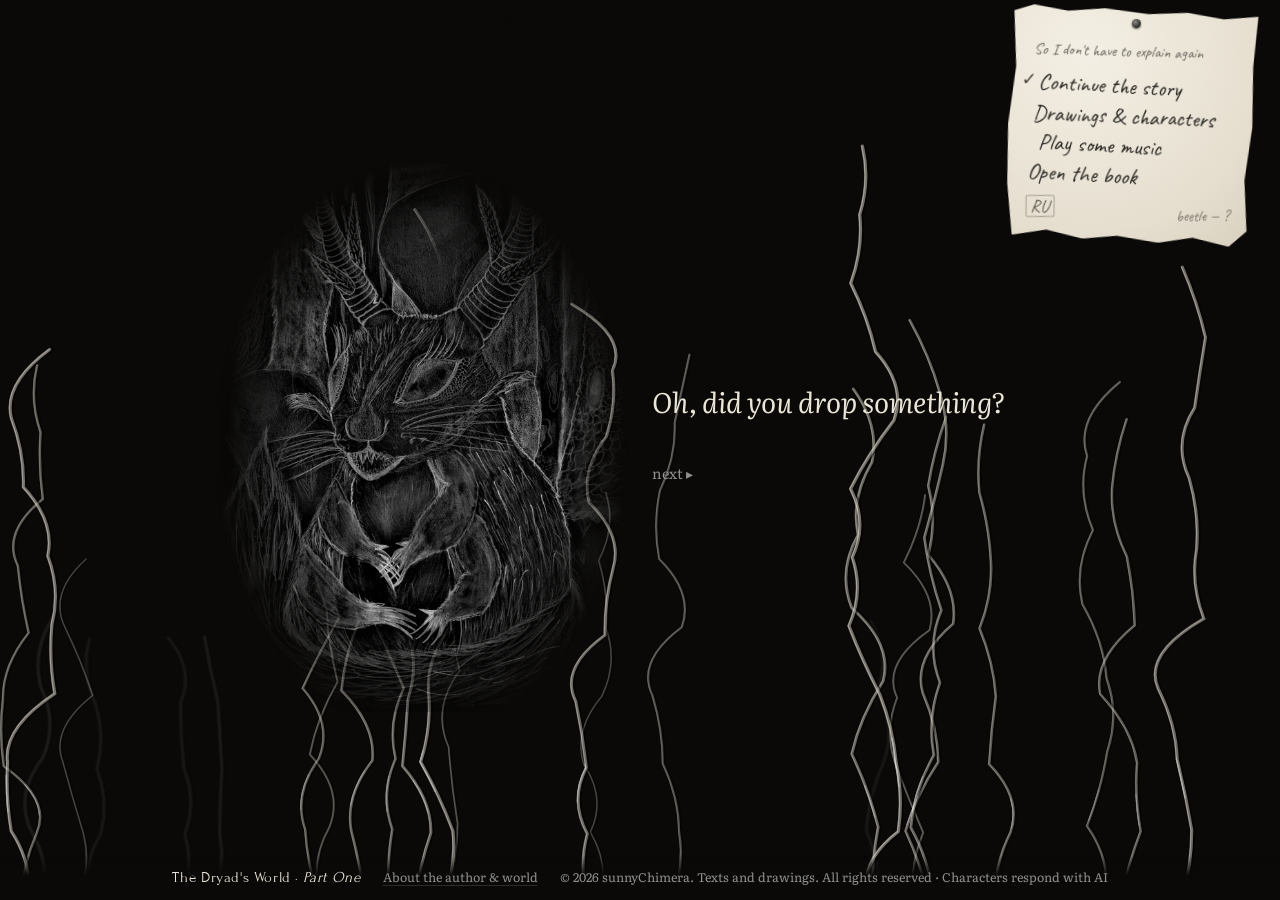
<file: index.html>
<!doctype html>
<html lang="ru">
<head>
<meta charset="utf-8">
<meta name="viewport" content="width=device-width,initial-scale=1,viewport-fit=cover">
<title>Кипер рассказывает</title>
<meta name="description" content="Мир Дриады. Кипер помнит всё, только не по порядку. Садись, он расскажет.">
<link rel="preconnect" href="https://fonts.googleapis.com">
<link href="https://fonts.googleapis.com/css2?family=Alice&family=Caveat:wght@400;600&family=PT+Serif:ital@0;1&family=Forum&family=Literata:ital,opsz,wght@0,7..72,400;0,7..72,500;1,7..72,400&display=swap" rel="stylesheet">
<link rel="stylesheet" href="style.css?v=87">
</head>
<body>
<svg id="roots" aria-hidden="true"></svg>

<header class="top">
  <button class="mark" id="homeBtn" hidden>Мир Дриады</button>
  <nav class="note" id="note" aria-label="Разделы">
    <span class="nail" aria-hidden="true"></span>
    <button class="note-tab" id="noteTab" aria-label="Меню" aria-expanded="false" data-i18n="noteTabT">записка Кипера</button>
    <p class="note-head" data-i18n="noteHead">Чтобы опять не объяснять</p>
    <button data-tab="story" class="on" data-i18n="nStory">Продолжить историю</button>
    <button data-tab="people" data-i18n="nPeople">Рисунки и персонажи</button>
    <button data-tab="music" data-i18n="nMusic">Включить музыку</button>
    <button data-tab="book" data-i18n="nBook">Открыть книгу</button>
    <div class="note-foot"><button class="lang" id="langBtn" aria-label="Switch language">EN</button><p class="note-doodle" aria-hidden="true" data-i18n="doodle">жук — ?</p></div>
  </nav>
</header>

<main id="app" class="mode-talk">
  <!-- reading layer -->
  <section class="read" id="read" aria-live="polite">
    <button class="toKeeper" id="toKeeper" data-i18n="toKeeperArrow">← К Киперу</button>
    <div class="art"><img id="artImg" alt=""><img id="artImg2" alt="" class="next"></div>
    <div class="pages">
      <div class="chap-bar"><button class="chap-nav" id="prevCh" aria-label="Предыдущая глава">←</button><div class="chap-head"><small id="chapNum"></small><p class="chap" id="chapTitle"></p></div><button class="chap-nav" id="nextChTop" aria-label="Следующая глава">→</button></div>
      <div class="text" id="text"></div>
      <div class="readnav">
        <button class="more" id="moreBtn">Дальше</button>
        <button class="linkish" id="allBtn">Показать главу целиком</button>
        <button class="nextch" id="nextCh" hidden></button>
      </div>
    </div>
  </section>

  <!-- Keeper -->
  <div class="keeper" id="keeper" role="button" tabindex="0" aria-label="Кипер">
  <svg viewBox="0 0 2400 3200" xmlns="http://www.w3.org/2000/svg">
   <defs>
    <image id="kimg" href="assets/img/keeper.jpg" width="2400" height="3200"/>
    <filter id="feather" x="-10%" y="-10%" width="120%" height="120%"><feGaussianBlur stdDeviation="22"/></filter>
    <filter id="soft" x="-5%" y="-100%" width="110%" height="300%"><feGaussianBlur stdDeviation="8"/></filter>
    <polygon id="pL" points="440,240 560,20 660,20 780,150 860,170 900,500 1000,820 1020,930 860,980 760,900 640,760 520,620 480,520 400,300"/>
    <polygon id="pR" points="1500,180 1600,160 1780,20 1880,20 1880,200 2000,180 2080,300 1920,500 1780,640 1700,760 1660,880 1540,960 1380,900 1460,760 1540,600 1560,420 1480,300"/>
    <mask id="mBase" maskUnits="userSpaceOnUse" x="0" y="0" width="2400" height="3200"><rect width="2400" height="3200" fill="#fff"/><g filter="url(#feather)" fill="#000"><use href="#pL"/><use href="#pR"/></g></mask>
    <mask id="mL" maskUnits="userSpaceOnUse" x="0" y="0" width="2400" height="3200"><use href="#pL" fill="#fff" filter="url(#feather)"/></mask>
    <mask id="mR" maskUnits="userSpaceOnUse" x="0" y="0" width="2400" height="3200"><use href="#pR" fill="#fff" filter="url(#feather)"/></mask>
    <clipPath id="eL"><ellipse cx="720" cy="1240" rx="72" ry="170" transform="rotate(12 720 1240)"/></clipPath>
    <clipPath id="eR"><ellipse cx="1255" cy="1280" rx="205" ry="112" transform="rotate(-18 1255 1280)"/></clipPath>
    <clipPath id="clidL"><rect x="560" y="1040" width="320" height="400"/></clipPath>
    <clipPath id="clidR"><rect x="1020" y="1140" width="470" height="280"/></clipPath>
    <linearGradient id="lidShade" x1="0" y1="0" x2="0" y2="1"><stop offset="0" stop-color="#000" stop-opacity=".05"/><stop offset=".7" stop-color="#000" stop-opacity=".15"/><stop offset="1" stop-color="#000" stop-opacity=".45"/></linearGradient>
   </defs>
   <rect width="2400" height="3200" fill="#0a0908"/>
   <g class="breath">
    <use href="#kimg" mask="url(#mBase)"/>
    <g class="hornL"><use href="#kimg" mask="url(#mL)"/></g>
    <g class="hornR"><use href="#kimg" mask="url(#mR)"/>
     <g id="hornBug" opacity="0"><image class="bugframe" href="assets/img/bug0.png" x="-80" y="-106" width="160" height="213"/></g>
    </g>
    <g clip-path="url(#eL)"><g class="lid" id="lidL" style="transform:translateY(-400px)"><g clip-path="url(#clidL)">
      <use href="#kimg" transform="translate(0 340)"/><rect x="560" y="1040" width="320" height="400" fill="url(#lidShade)"/>
      <rect x="560" y="1414" width="320" height="26" fill="#000" opacity=".75" filter="url(#soft)"/></g></g></g>
    <g clip-path="url(#eR)"><g class="lid" id="lidR" style="transform:translateY(-280px)"><g clip-path="url(#clidR)">
      <use href="#kimg" transform="translate(0 260)"/><rect x="1020" y="1140" width="470" height="280" fill="url(#lidShade)"/>
      <rect x="1020" y="1394" width="470" height="26" fill="#000" opacity=".75" filter="url(#soft)"/></g></g></g>
   </g>
  </svg>
  </div>

  <!-- what Keeper says + answers -->
  <section class="talk" id="talk">
    <p class="line" id="line" aria-live="polite"></p>
    <div class="opts" id="opts"></div>
  </section>

  <!-- objects on the floor -->
  <div class="floor" id="floor"></div>
  <img id="walkBug" class="walkbug" src="assets/img/bug0.png" alt="Жук" hidden>
</main>

<!-- character page -->
<section class="person" id="chat" hidden aria-label="Персонаж">
  <div class="person-bar">
    <button class="txt" id="chatBack" data-i18n="allDrawings">← Все рисунки</button>
    <button class="txt" id="personHome" data-i18n="toKeeper">К Киперу</button>
  </div>
  <div class="person-grid">
    <div class="person-left">
      <figure class="person-art"><button class="zoom" id="pZoom" aria-label="Увеличить рисунок"><img id="pArt" alt=""></button><span class="ph" id="pPh" hidden></span></figure>
      <div class="thumbs" id="pThumbs"></div>
      <div class="pplayer" id="pSong" hidden>
        <button class="pvinyl bg" id="pVinyl" hidden aria-label="Play"><span class="vin-grooves"></span><span class="lbl" id="pVinylLbl"></span><span class="pin"></span><span class="pv-ico" id="pVinylIco">▶</span></button>
        <div class="scard" id="pCard" hidden><p class="sc-head" id="pCardHead"></p><p class="sc-quote" id="pCardQuote"></p></div>
        <div class="pp-row">
          <button class="pp-play" id="pPlay" aria-label="Play">▶</button>
          <div class="pp-mid">
            <p class="pp-title"><span id="pSongTitle"></span> <small id="pSongDur"></small></p>
            <div class="thread" id="pThread"><span class="track"></span><span class="fill" id="pFill"></span><span class="knob" id="pKnob"></span></div>
            <div class="times"><span id="pTime">0:00</span><span id="pDur">0:00</span></div>
          </div>
          <input type="range" class="pp-vol" id="pVol" min="0" max="100" value="80" aria-label="Громкость">
        </div>
        <div class="pp-list" id="pList"></div>
        <button class="txt small" id="pLyricsBtn" aria-expanded="false">Lyrics</button>
        <pre class="lyrics left" id="pLyrics" hidden></pre>
        <p class="sc-aside" id="pCardAside" hidden></p>
      </div>
    </div>
    <div class="person-right" id="pRight">
      <span class="sheetbg" aria-hidden="true"><i class="ghost" id="pGhost"></i><i class="smudge s1"></i><i class="smudge s2"></i><i class="smudge s3"></i><i class="holes"></i></span>
      <div class="pname-row">
        <h2 class="person-name" id="chatName"></h2>
        <div class="pmenu" hidden><button id="pMenuBtn"></button><div id="pMenu"></div></div>
      </div>
      <div class="margins" id="pSay" hidden></div>
      <button class="txt small expand" id="pExpand" data-i18n="expand">Развернуть разговор</button>
      <div class="talklog" id="chatLog"></div>
      <form class="chat-form" id="chatForm" autocomplete="off">
        <label class="sr" for="chatInput" data-i18n="yourMsg">Твоё сообщение</label>
        <input id="chatInput" maxlength="800" placeholder="Поговори со мной…" data-i18n-ph="write">
        <button type="submit" aria-label="Отправить">→</button>
      </form>
      <button class="txt small clearchat" id="clearChat" data-i18n="clearChat">Очистить чат</button>
      <p class="asleep" id="pAsleep" hidden></p>
    </div>
  </div>
</section>

<!-- zoom -->
<div class="lightbox" id="lightbox" hidden><img id="lbImg" alt=""><button class="txt lb-x" id="lbX" data-i18n="close">Закрыть</button></div>

<!-- gallery -->
<section class="gallery" id="people" hidden aria-label="Из альбома">
  <div class="gal-bar"><button class="txt" data-close data-i18n="toKeeperArrow">← К Киперу</button></div>
  <h2 class="gal-title" data-i18n="album">Из альбома</h2>
  <div class="gal" id="cards"></div>
</section>

<!-- music -->
<section class="sound" id="music" hidden aria-label="Звук мира">
  <button class="toKeeper" id="musicHome" data-i18n="toKeeperArrow">← К Киперу</button>
  <h2 class="sound-title" data-i18n="soundTitle">Звук мира</h2>
  <p class="sound-sub" data-i18n="soundSub">Песни из Сада, Леса и дальше</p>
  <button class="shelf-back" id="shelfBack" hidden></button>
  <div class="shelf" id="shelf"></div>
  <div class="detail" id="detail" hidden>
    <div class="stage" id="stage">
      <div class="record" id="record">
        <button class="tab" id="detailBack" data-i18n="allRecords">Все записи</button>
        <div class="recs" id="recs"><p class="recs-head" data-i18n="allRecords">Все записи</p><ul id="recsList"></ul><button class="recs-shelf" id="recsShelf" data-i18n="shelfView">все пластинки на полке</button></div>
        <div class="sheet" id="sheet"><button class="sheet-top" id="dLyricsTop" data-i18n="lyricsHide">Свернуть ↑</button><button class="sheet-edge" id="dLyricsBtn" aria-expanded="false" data-i18n="lyrics">Текст песни</button><pre class="sheet-text" id="dLyrics"></pre></div>
        <div class="disc big"><span class="grooves"></span><div class="lbl" id="dLabel"></div><span class="pin"></span></div>
        <div class="sleeve" id="sleeve">
          <div class="face front" id="dFront">
            <span class="cover-art" id="dCover" aria-hidden="true"></span><span class="cover-fx" id="dCoverFx" aria-hidden="true"></span><span class="wear" aria-hidden="true"><i class="ring"></i><i class="crease"></i><i class="seam"></i><i class="tape"></i></span>
            <span class="scuffs" aria-hidden="true"></span>
            <svg class="pencil" viewBox="0 0 100 100" preserveAspectRatio="none" aria-hidden="true"><path d="M8 86 C20 83 30 88 44 85" /><path d="M12 14 C14 22 11 28 14 34"/></svg>
            <h3 class="d-song" id="dSong"></h3>
            <p class="d-name" id="dName"></p>
            <p class="d-empty" id="dEmpty" hidden></p>
            <button class="talkto" id="dTalk"></button>
            <button class="flip" id="dFlip" data-i18n="flip">Перевернуть ↻</button>
          </div>
          <div class="face back">
            <img id="dBackArt" alt="">
            <p class="backnote" id="dBackNote"></p>
            <p class="credits" data-i18n="credits">Слова — SunnyChimera · Музыка — Suno</p>
            <button class="flip" id="dFlipBack" data-i18n="flip">Перевернуть ↻</button>
          </div>
        </div>
      </div>
      <div class="tracks" id="dTracks"></div>
      <div class="player" id="dPlayer">
        <button class="play" id="dPlay" aria-label="Play">▶</button>
        <div class="seek">
          <p class="now"><b id="dNow"></b><small id="dNowSub"></small></p>
          <div class="thread" id="dThread"><span class="track"></span><span class="fill" id="dFill"></span><span class="knob" id="dKnob"></span></div>
          <div class="times"><span id="dTime">0:00</span><span id="dDur">0:00</span></div>
        </div>
        <div class="vol">
          <button class="mute" id="dMute" aria-label="Sound"><svg viewBox="0 0 24 24" width="15" height="15"><path d="M4 9h4l5-4v14l-5-4H4z" fill="currentColor"/><path id="dWave" d="M16 8.5a5 5 0 0 1 0 7" fill="none" stroke="currentColor" stroke-width="1.8" stroke-linecap="round"/></svg></button>
          <input type="range" id="dVol" min="0" max="100" value="80" aria-label="Volume">
        </div>
      </div>
      <div class="crate" id="crate">
        <div class="crate-sleeves" id="crateSleeves"></div>
        <button class="crate-front" id="crateFront" data-i18n="allRecordsShelf">Все пластинки</button>
      </div>
    </div>
  </div>
  <audio id="player" preload="metadata"></audio>
</section>

<!-- book in order -->
<aside class="panel" id="toc" hidden>
  <div class="panel-head"><p class="panel-title" data-i18n="book">Книга</p><button class="bigx" data-close aria-label="Закрыть">×</button></div>
  <p class="panel-lead" data-i18n="bookLead">Ну если ты настаиваешь на порядке…</p>
  <ol id="tocList"></ol>
  <button class="linkish" id="resetBtn" data-i18n="reset">Начать всё сначала</button>
  <div class="foot-copy"><a href="about.html" data-i18n="about">Об авторе и мире</a><span data-i18n="legal">© 2026 sunnyChimera. Тексты и рисунки. Все права защищены · Персонажи отвечают с помощью ИИ</span></div>
</aside>

<div class="vin" id="mini">
  <button class="vin-disc" id="miniDisc" aria-label="Пауза"><span class="vin-grooves"></span><span class="lbl" id="miniLbl"></span><span class="pin"></span><span class="mini-ico" id="miniIco">❚❚</span></button>
  <div class="vin-meta">
    <button class="vin-title" id="miniOpen"><b id="miniTitle"></b><small id="miniName"></small></button>
    <div class="thread vin-thread" id="miniThread"><span class="track"></span><span class="fill" id="miniFill"></span><span class="knob" id="miniKnob"></span></div>
  </div>
  <button class="vin-x" id="miniX" aria-label="Выключить музыку">×</button>
</div>
<footer class="foot">
  <span class="foot-brand" data-i18n-html="footBrand">Мир Дриады · <em>Часть первая</em></span>
  <a href="about.html" data-i18n="about">Об авторе и мире</a>
  <span class="foot-legal" data-i18n="legal">© 2026 sunnyChimera. Тексты и рисунки. Все права защищены · Персонажи отвечают с помощью ИИ</span>
</footer>

<script src="assets/chapters.js?v=30"></script>
<script src="assets/songs.js?v=72"></script>
<script src="app.js?v=94"></script>
</body>
</html>
</file>
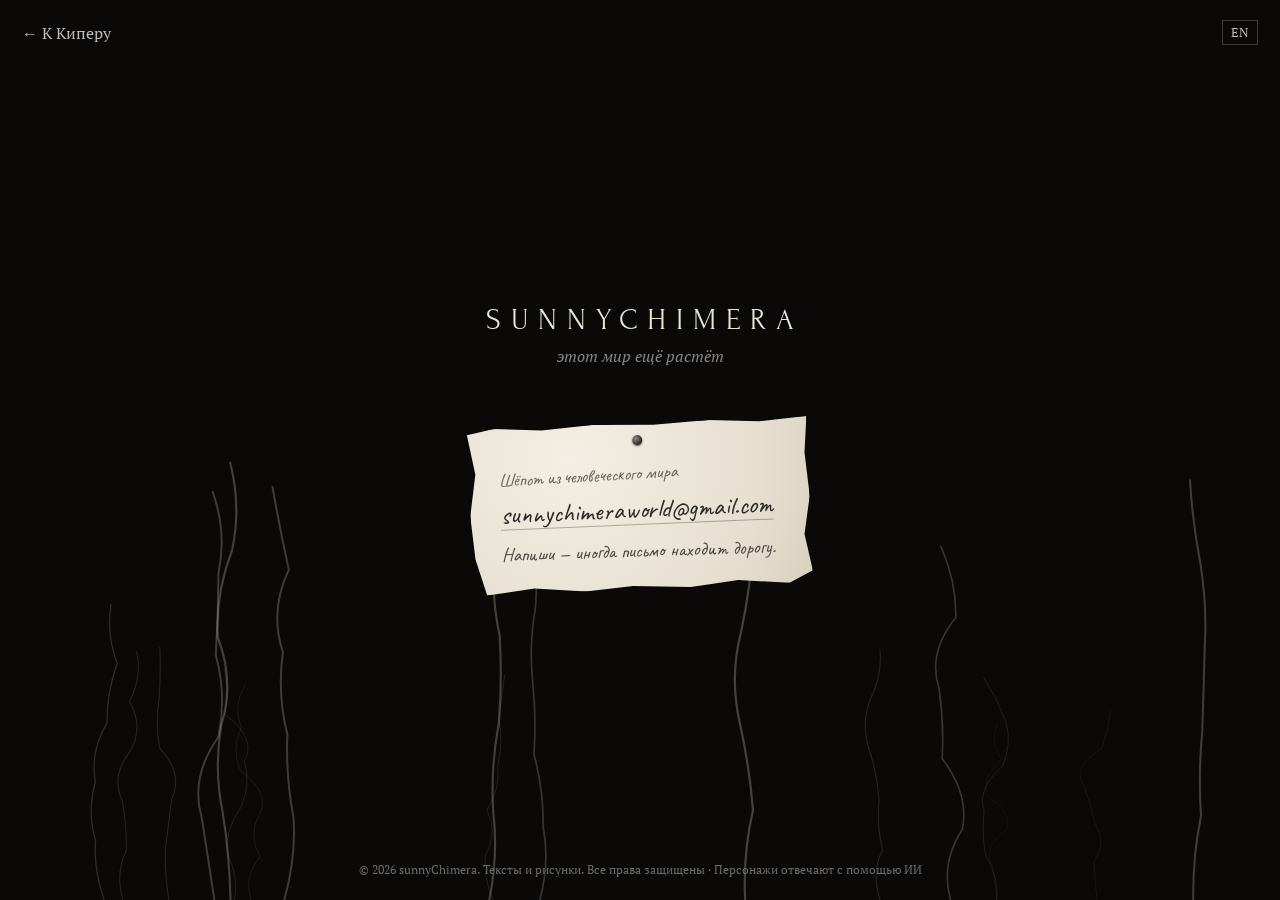
<file: about.html>
<!doctype html>
<html lang="ru">
<head>
<meta charset="utf-8">
<meta name="viewport" content="width=device-width, initial-scale=1">
<title>Об авторе и мире — Мир Дриады</title>
<meta name="description" content="SunnyChimera. Этот мир ещё растёт.">
<link rel="preconnect" href="https://fonts.googleapis.com">
<link href="https://fonts.googleapis.com/css2?family=Caveat:wght@400;600&family=PT+Serif:ital@0;1&family=Forum&display=swap" rel="stylesheet">
<style>
:root{--bg:#0a0908;--ink:#ebe5d8;--dim:#8f8f8f;color-scheme:dark}
*{box-sizing:border-box}
html,body{height:100%}
body{margin:0;background:var(--bg);color:var(--ink);font-family:'PT Serif',Georgia,serif;-webkit-font-smoothing:antialiased;
  display:flex;flex-direction:column;min-height:100vh;overflow-x:hidden}
#roots{position:fixed;inset:0;width:100%;height:100%;pointer-events:none;z-index:0}
#roots path{fill:none;stroke:#cfc8bb;stroke-linecap:round}
.back{position:fixed;top:22px;left:22px;z-index:2;color:#bdbdbd;text-decoration:none;font-size:1rem}
.back:hover{color:#fff}
main{position:relative;z-index:1;flex:1;display:flex;flex-direction:column;align-items:center;justify-content:center;padding:90px 16px 40px;text-align:center}
h1{font-family:'Forum',Georgia,serif;font-weight:400;letter-spacing:.32em;text-transform:uppercase;font-size:clamp(1.3rem,4vw,1.9rem);margin:0 0 8px;padding-left:.32em}
.sub{margin:0 0 56px;font-style:italic;font-size:1rem;color:#8a8580}
.paper{position:relative;width:min(340px,100%);padding:38px 30px 26px;font-family:'Caveat',cursive;color:#2b2925;text-align:left;
  background:radial-gradient(circle at 30% 20%,#f4efe4,#e6dfd0 70%,#d9d1bf);box-shadow:0 10px 28px rgba(0,0,0,.6);transform:rotate(-2.4deg);
  clip-path:polygon(0 3%,8% 0,22% 2%,37% 0,55% 1.5%,71% 0,86% 2%,100% 0,99% 22%,100% 48%,98% 71%,100% 93%,93% 100%,78% 97%,64% 100%,47% 98%,33% 100%,18% 97%,4% 100%,1% 78%,0 52%,2% 27%)}
.nail{position:absolute;top:12px;left:50%;width:10px;height:10px;margin-left:-5px;border-radius:50%;background:radial-gradient(circle at 35% 35%,#8d8a84,#2a2723 70%);box-shadow:0 1px 2px rgba(0,0,0,.6)}
.paper .lab{margin:0 0 10px;font-size:1.15rem;color:#6b665d;transform:rotate(-1deg)}
.paper a{display:inline-block;font-size:1.65rem;line-height:1.1;color:#2b2925;text-decoration:none;border-bottom:1px solid rgba(43,41,37,.35);overflow-wrap:normal}
.paper a:hover{border-bottom-color:#2b2925}
.paper .hint{margin:14px 0 0;font-size:1.2rem;color:#4a463f;transform:rotate(.6deg)}
footer{position:relative;z-index:1;padding:18px 16px 22px;text-align:center;font-size:.78rem;color:#6f6a63}
footer .ai{display:block;margin-top:4px}
.lang{position:fixed;top:20px;right:22px;z-index:2;background:none;border:1px solid #3a3a3a;color:#bdbdbd;font:inherit;font-size:.8rem;padding:3px 8px;cursor:pointer}
.lang:hover{color:#fff;border-color:#777}
@media (prefers-reduced-motion:reduce){#roots .sway{animation:none}}
.sway{transform-box:fill-box;transform-origin:50% 100%;animation:sway var(--d,9s) ease-in-out infinite alternate}
@keyframes sway{from{transform:rotate(calc(var(--a,.6deg) * -1))}to{transform:rotate(var(--a,.6deg))}}
</style>
</head>
<body>
<svg id="roots" aria-hidden="true"></svg>
<a class="back" href="index.html" data-t="back">← К Киперу</a>
<button class="lang" id="lang" type="button">EN</button>

<main>
  <h1>SunnyChimera</h1>
  <p class="sub" data-t="tag">этот мир ещё растёт</p>
  <section class="paper" aria-label="Контакт">
    <span class="nail"></span>
    <p class="lab" data-t="mailLabel">Шёпот из человеческого мира</p>
    <a href="mailto:sunnychimeraworld@gmail.com">sunnychimeraworld@<wbr>gmail.com</a>
    <p class="hint" data-t="mailHint">Напиши — иногда письмо находит дорогу.</p>
  </section>
</main>

<footer>
  <span data-t="legal">© 2026 sunnyChimera. Тексты и рисунки. Все права защищены · Персонажи отвечают с помощью ИИ</span>
</footer>

<script>
const T = {
  ru:{title:'Об авторе и мире — Мир Дриады',back:'← К Киперу',tag:'этот мир ещё растёт',mailLabel:'Шёпот из человеческого мира',mailHint:'Напиши — иногда письмо находит дорогу.',legal:'© 2026 sunnyChimera. Тексты и рисунки. Все права защищены · Персонажи отвечают с помощью ИИ',btn:'EN'},
  en:{title:"About — The Dryad's World",back:'← To Kiper',tag:'this world is still growing',mailLabel:'A whisper from the human world',mailHint:'Write — sometimes a letter finds its way.',legal:'© 2026 sunnyChimera. Texts and drawings. All rights reserved · Characters respond with AI',btn:'RU'}
};
let L = 'ru'; try { L = localStorage.getItem('keeper-lang') === 'en' ? 'en' : 'ru'; } catch(e) {}
function apply(){ const t = T[L]; document.documentElement.lang = L; document.title = t.title;
  document.querySelectorAll('[data-t]').forEach(el => { el.textContent = t[el.dataset.t]; }); document.getElementById('lang').textContent = t.btn; }
document.getElementById('lang').onclick = () => { L = L === 'ru' ? 'en' : 'ru'; try { localStorage.setItem('keeper-lang', L); } catch(e) {} apply(); };
apply();
// тонкие Нити снизу, как на главной
(function(){ const s = document.getElementById('roots'), W = innerWidth, H = innerHeight, r = (a,b) => a + Math.random()*(b-a);
  s.setAttribute('viewBox', `0 0 ${W} ${H}`); let g = '';
  for (let i = 0, n = Math.round(W/70); i < n; i++){ const x = r(0,W), z = Math.random(), len = (.18 + z*.32) * H; let d = `M${x.toFixed(1)} ${H+4}`, cx = x; const k = 5;
    for (let j = 1; j <= k; j++){ const ny = H - len*j/k, nx = x + r(-14,14); d += ` Q${(cx+r(-14,14)).toFixed(1)} ${(ny+len/k/2).toFixed(1)} ${nx.toFixed(1)} ${ny.toFixed(1)}`; cx = nx; }
    g += `<g class="sway" style="--d:${r(7,13).toFixed(1)}s;--a:${r(.4,1).toFixed(2)}deg" opacity="${(.08 + z*.22).toFixed(2)}"><path d="${d}" stroke-width="${(.6 + z*1.6).toFixed(2)}"/></g>`; }
  s.innerHTML = g; })();
</script>
</body>
</html>
</file>
<file: style.css>
/* Layout: talk = Keeper and his words side by side under the roots; read = drawing + text, Keeper steps aside to the corner */
:root{
  --bg:#0a0908; --bg2:#14110d; --ink:#ebe5d8; --dim:#9a9287; --faint:#3e3932;
  --amber:#e2a543; --amber-hi:#ffd58a;
  --display:'Forum','Cormorant Garamond',Georgia,serif;
  --body:'Literata',Georgia,'Times New Roman',serif;
  color-scheme:dark;
}
*{box-sizing:border-box}
html,body{height:100%}
body{margin:0;background:var(--bg);color:var(--ink);font-family:var(--body);font-size:17px;line-height:1.6;overflow:hidden;-webkit-font-smoothing:antialiased}
button,input{font:inherit;color:inherit}
:focus-visible{outline:2px solid var(--amber);outline-offset:3px}
.sr{position:absolute;width:1px;height:1px;overflow:hidden;clip:rect(0 0 0 0)}
[hidden]{display:none!important}

#roots{position:fixed;inset:0;width:100%;height:100%;pointer-events:none;z-index:0}
#roots path{fill:none;stroke:#cfc8bb;stroke-linecap:round}
.sway{transform-box:fill-box;transform-origin:50% 0;animation:sway var(--d,9s) ease-in-out infinite alternate}
@keyframes sway{from{transform:rotate(calc(var(--a,1deg)*-1))}to{transform:rotate(var(--a,1deg))}}

.top{position:fixed;top:0;left:0;right:0;display:flex;justify-content:space-between;align-items:center;padding:calc(14px + env(safe-area-inset-top,0px)) 18px 0;z-index:30;pointer-events:none}
.mark{font-family:var(--display);font-size:1.2rem;letter-spacing:.06em;color:var(--dim)}
.book{pointer-events:auto;background:none;border:0;color:var(--dim);cursor:pointer;padding:6px;border-radius:8px}
.book:hover{color:var(--amber)}

#app{position:relative;z-index:1;height:100%;display:grid;grid-template-columns:minmax(0,1fr) minmax(0,1fr);align-items:center;gap:24px;padding:56px 32px 84px;max-width:1240px;margin:0 auto}
@media (max-width:760px){#app{grid-template-columns:minmax(0,1fr);grid-template-rows:auto 1fr;align-content:start;gap:8px;padding:52px 16px 76px}}

/* Keeper */
.keeper{grid-column:1;grid-row:1;justify-self:end;width:min(100%,46vh);cursor:pointer;-webkit-tap-highlight-color:transparent;transition:width .7s ease,transform .7s ease,opacity .5s;
  -webkit-mask-image:radial-gradient(ellipse 50% 52% at 50% 52%,#000 62%,transparent 100%);mask-image:radial-gradient(ellipse 50% 52% at 50% 52%,#000 62%,transparent 100%)}
@media (max-width:760px){.keeper{justify-self:center;width:min(70vw,34vh)}}
.keeper svg{display:block;width:100%;height:auto}
.breath{transform-box:view-box;transform-origin:1200px 3100px;animation:breath 5.2s ease-in-out infinite}
@keyframes breath{0%,100%{transform:scale(1)}50%{transform:scale(1.009,1.013)}}
.hornL{transform-box:view-box;transform-origin:930px 920px;animation:hornL 7s ease-in-out infinite}
.hornR{transform-box:view-box;transform-origin:1500px 900px;animation:hornR 7s ease-in-out infinite .4s}
@keyframes hornL{0%,100%{transform:rotate(0)}30%{transform:rotate(-1.2deg)}60%{transform:rotate(.6deg)}}
@keyframes hornR{0%,100%{transform:rotate(0)}35%{transform:rotate(1.2deg)}65%{transform:rotate(-.6deg)}}
.lid{transform-box:view-box;transition:transform .09s ease-in}
.lid.open{transition:transform .14s ease-out}
/* actions */
.keeper.a-twitch .hornL{animation:twitchL .7s ease-in-out}
.keeper.a-twitch .hornR{animation:twitchR .7s ease-in-out}
@keyframes twitchL{0%,100%{transform:rotate(0)}20%{transform:rotate(-4deg)}45%{transform:rotate(2.5deg)}70%{transform:rotate(-1.5deg)}}
@keyframes twitchR{0%,100%{transform:rotate(0)}20%{transform:rotate(4deg)}45%{transform:rotate(-2.5deg)}70%{transform:rotate(1.5deg)}}
.keeper.a-scratch svg{animation:scratch .28s ease-in-out 6 alternate;transform-origin:50% 90%}
@keyframes scratch{from{transform:rotate(-2.2deg) translateX(-4px)}to{transform:rotate(2.2deg) translateX(4px)}}
.keeper.a-look svg{animation:look 1.2s ease-out;transform-origin:50% 80%}
@keyframes look{0%{transform:scale(1)}40%{transform:scale(1.04) translateY(-6px)}100%{transform:scale(1)}}
.keeper.a-stuck svg{animation:stuck 1.6s ease-in-out;transform-origin:50% 100%}
@keyframes stuck{0%{transform:none}15%{transform:scaleX(.9) translateX(10px)}25%{transform:scaleX(.88) translateX(14px)}35%{transform:scaleX(.9) translateX(10px)}45%{transform:scaleX(.88) translateX(14px)}70%{transform:translateX(-18px)}100%{transform:none}}
.keeper.a-weave svg{animation:weave .35s ease-in-out 6 alternate;transform-origin:50% 70%}
@keyframes weave{from{transform:translateY(0) rotate(-1deg)}to{transform:translateY(-5px) rotate(1deg)}}
.keeper.a-listen svg{animation:listen 2.4s ease-in-out;transform-origin:50% 90%}
@keyframes listen{0%,100%{transform:none}30%,70%{transform:rotate(-5deg) translateX(-10px)}}

/* talk */
.talk{grid-column:2;grid-row:1;align-self:center;max-width:34rem;min-width:0}
@media (max-width:760px){.talk{grid-column:1;grid-row:2;align-self:start;max-width:none}}
.line{font-size:clamp(1.25rem,2.6vw,1.75rem);line-height:1.4;font-style:italic;margin:0 0 1.1em;min-height:2.8em;text-wrap:pretty}
@media (max-width:760px){.line{font-size:1.2rem;min-height:2em;text-align:center}}
.line .act{display:block;font-style:normal;font-size:.62em;color:var(--dim);letter-spacing:.02em;margin-bottom:.5em}
.opts{display:flex;flex-direction:column;gap:10px;align-items:flex-start}
@media (max-width:760px){.opts{align-items:stretch}}
.opt{background:none;border:1px solid var(--faint);border-radius:999px;padding:9px 18px;cursor:pointer;text-align:left;transition:border-color .2s,color .2s;animation:rise .4s ease both}
.opt:hover{border-color:var(--amber);color:var(--amber-hi)}
.opt.tap{border-color:transparent;color:var(--dim);padding-left:0;font-size:.95rem}
.opt.tap:hover{color:var(--amber-hi)}
.opt.song{border-color:rgba(226,165,67,.5)}
@keyframes rise{from{opacity:0;transform:translateY(6px)}to{opacity:1;transform:none}}

/* floor objects */
.floor{position:fixed;left:0;right:0;bottom:96px;display:flex;justify-content:center;pointer-events:none;z-index:5}
.thing{pointer-events:auto;background:none;border:0;cursor:pointer;padding:10px;animation:appear 1.2s ease both}
.thing span{display:block;font-size:.85rem;color:var(--dim);font-style:italic;margin-top:6px;text-align:center}
.thing svg{display:block;margin:0 auto;filter:drop-shadow(0 0 12px rgba(226,165,67,.45));animation:pulse 2.6s ease-in-out infinite}
@keyframes appear{from{opacity:0;transform:translateY(14px)}to{opacity:1;transform:none}}
@keyframes pulse{50%{filter:drop-shadow(0 0 22px rgba(226,165,67,.8))}}
.walkbug{position:fixed;width:46px;height:auto;z-index:6;cursor:pointer;transition:left 2.2s linear,top 2.2s linear,transform .3s}

/* free talk */
.ask{position:fixed;left:50%;transform:translateX(-50%);bottom:calc(18px + env(safe-area-inset-bottom,0px));width:min(560px,calc(100% - 32px));display:flex;gap:8px;z-index:20}
.ask input,.chat-form input{flex:1;min-width:0;background:rgba(20,17,13,.85);border:1px solid var(--faint);border-radius:999px;padding:11px 18px;outline:none}
.ask input:focus,.chat-form input:focus{border-color:var(--amber)}
.ask button,.chat-form button{background:none;border:1px solid var(--faint);border-radius:999px;width:46px;cursor:pointer}
.ask button:hover,.chat-form button:hover{border-color:var(--amber)}

/* reading */
.read{position:fixed;inset:0;z-index:2;display:none;grid-template-columns:minmax(0,1.1fr) minmax(0,1fr);background:var(--bg)}
.mode-read .read{display:grid;animation:fade .8s ease}
@keyframes fade{from{opacity:0}to{opacity:1}}
@media (max-width:760px){.read{grid-template-columns:minmax(0,1fr);grid-template-rows:42vh 1fr}}
.art{position:relative;overflow:hidden;-webkit-mask-image:radial-gradient(ellipse 58% 56% at 50% 50%,#000 45%,transparent 100%);mask-image:radial-gradient(ellipse 58% 56% at 50% 50%,#000 45%,transparent 100%)}
.art img{position:absolute;inset:-6%;width:112%;height:112%;object-fit:contain;transition:opacity 1.4s ease}
.art img.next{opacity:0}
.pan-up{animation:panUp 26s ease-in-out infinite alternate}
.pan-down{animation:panDown 26s ease-in-out infinite alternate}
.pan-in{animation:panIn 24s ease-in-out infinite alternate}
.pan-left{animation:panLeft 26s ease-in-out infinite alternate}
.pan-still{animation:panIn 60s ease-in-out infinite alternate}
@keyframes panUp{from{transform:scale(1.15) translateY(6%)}to{transform:scale(1.15) translateY(-6%)}}
@keyframes panDown{from{transform:scale(1.12) translateY(-5%)}to{transform:scale(1.12) translateY(5%)}}
@keyframes panIn{from{transform:scale(1)}to{transform:scale(1.18)}}
@keyframes panLeft{from{transform:scale(1.15) translateX(5%)}to{transform:scale(1.15) translateX(-5%)}}
.pages{overflow-y:auto;padding:84px 40px 120px;scroll-behavior:smooth}
@media (max-width:760px){.pages{padding:8px 18px 130px}}
.chap{font-family:var(--display);font-size:clamp(1.8rem,4vw,2.6rem);line-height:1.1;margin:0 0 .8em;text-wrap:balance}
.text{max-width:36rem}
.text p{margin:0 0 .9em;animation:rise .5s ease both}
.readnav{display:flex;gap:18px;align-items:center;flex-wrap:wrap;margin-top:14px;max-width:36rem}
.more{background:none;border:1px solid var(--amber);color:var(--amber-hi);border-radius:999px;padding:8px 22px;cursor:pointer}
.linkish{background:none;border:0;color:var(--dim);cursor:pointer;text-decoration:underline;text-decoration-color:var(--faint);text-underline-offset:4px;font-size:.9rem}
.mode-read .keeper{position:fixed;left:8px;bottom:70px;width:112px;z-index:4}
@media (max-width:760px){.mode-read .keeper{width:72px;left:auto;right:4px;bottom:auto;top:calc(42vh - 96px)}}
.mode-read .talk,.mode-read .floor{display:none}
.mode-read .ask{display:none}

/* side panels */
.chat,.song,.toc{position:fixed;top:0;right:0;bottom:0;width:min(440px,100%);background:var(--bg2);border-left:1px solid var(--faint);z-index:40;display:flex;flex-direction:column;animation:slide .35s ease}
@keyframes slide{from{transform:translateX(30px);opacity:0}to{transform:none;opacity:1}}
.chat-head{display:flex;gap:12px;align-items:center;padding:calc(16px + env(safe-area-inset-top,0px)) 16px 12px;border-bottom:1px solid var(--faint);flex-wrap:wrap}
.chat-head img{width:52px;height:52px;border-radius:50%;object-fit:cover}
.chat-name{font-family:var(--display);font-size:1.4rem;margin:0;line-height:1}
.chat-sub{margin:2px 0 0;color:var(--dim);font-size:.85rem}
.back{margin-left:auto;background:none;border:1px solid var(--faint);border-radius:999px;padding:6px 14px;cursor:pointer;font-size:.9rem}
.back:hover{border-color:var(--amber)}
.chat-log{flex:1;overflow-y:auto;padding:16px;display:flex;flex-direction:column;gap:12px}
.msg{max-width:85%;padding:9px 14px;border-radius:16px;line-height:1.45;white-space:pre-wrap}
.msg.me{align-self:flex-end;background:#2a241c;border-bottom-right-radius:4px}
.msg.them,.msg.hello{align-self:flex-start;border:1px solid var(--faint);border-bottom-left-radius:4px}
.msg.wait{color:var(--dim);font-style:italic;border:0}
.chat-form{display:flex;gap:8px;padding:12px 16px calc(14px + env(safe-area-inset-bottom,0px));border-top:1px solid var(--faint)}
.song,.toc{padding:calc(24px + env(safe-area-inset-top,0px)) 24px 24px;gap:14px}
.song-title,.toc-title{font-family:var(--display);font-size:1.6rem;margin:0}
.song-note{color:var(--dim);margin:0}
.song .back,.toc .back{margin:auto 0 0;align-self:flex-start}
.toc ol{list-style:none;padding:0;margin:0;overflow-y:auto}
.toc li button{display:flex;gap:12px;width:100%;background:none;border:0;border-bottom:1px solid var(--faint);padding:12px 0;cursor:pointer;text-align:left}
.toc li button[disabled]{opacity:.35;cursor:default}
.toc .n{color:var(--dim);min-width:2ch;font-variant-numeric:tabular-nums}

@media (prefers-reduced-motion:reduce){.sway,.breath,.hornL,.hornR,.art img,.thing svg{animation:none!important}}

/* navigation */
.nav{pointer-events:auto;display:flex;gap:4px}
.nav button{background:none;border:0;border-radius:999px;padding:7px 14px;cursor:pointer;color:var(--dim);font-size:.98rem}
.nav button:hover{color:var(--ink)}
.nav button.on{color:var(--ink);background:rgba(226,165,67,.12);box-shadow:inset 0 0 0 1px rgba(226,165,67,.45)}
@media (max-width:760px){
  .nav{position:fixed;left:0;right:0;bottom:0;justify-content:space-around;background:rgba(14,12,10,.96);border-top:1px solid var(--faint);padding:6px 6px calc(6px + env(safe-area-inset-bottom,0px))}
  .nav button{padding:8px 10px;font-size:.92rem}
  #app{padding-bottom:70px}
  .floor{bottom:76px}
  .pages{padding-bottom:90px}
}
.mode-read .keeper{display:none}
#roots path{opacity:.6}
/* panels */
.panel{position:fixed;top:0;right:0;bottom:0;width:min(520px,100%);background:var(--bg2);border-left:1px solid var(--faint);z-index:35;display:flex;flex-direction:column;gap:14px;padding:calc(18px + env(safe-area-inset-top,0px)) 20px 24px;overflow-y:auto;animation:slide .35s ease}
@media (max-width:760px){.panel{bottom:58px;border-left:0}.chat{bottom:0;z-index:45}}
.panel-head{display:flex;align-items:center;gap:12px}
.panel-title{font-family:var(--display);font-size:1.8rem;margin:0;line-height:1}
.panel-head .back{margin-left:auto}
.panel-lead{margin:0;color:var(--dim);font-size:.95rem}
.cards{display:grid;grid-template-columns:repeat(auto-fill,minmax(130px,1fr));gap:14px}
.card{background:none;border:1px solid var(--faint);border-radius:14px;padding:10px;cursor:pointer;text-align:left;display:flex;flex-direction:column;gap:8px;transition:border-color .2s}
.card:hover{border-color:var(--amber)}
.card img{width:100%;aspect-ratio:1;object-fit:cover;border-radius:10px;max-width:100%}
.card b{font-family:var(--display);font-weight:400;font-size:1.25rem;line-height:1}
.card small{color:var(--dim);font-size:.8rem;line-height:1.3}
.card[disabled]{cursor:default;opacity:.38}
.card[disabled]:hover{border-color:var(--faint)}
.songs{list-style:none;margin:0;padding:0}
.songs li{display:flex;align-items:center;gap:12px;padding:12px 0;border-bottom:1px solid var(--faint)}
.songs img{width:44px;height:44px;border-radius:50%;object-fit:cover}
.songs .t{flex:1;min-width:0}
.songs .t b{display:block;font-weight:400}
.songs .t small{color:var(--dim)}
.songs button{background:none;border:1px solid var(--faint);border-radius:999px;padding:6px 14px;cursor:pointer}
.songs button:hover{border-color:var(--amber)}
.songs button[disabled]{opacity:.4;cursor:default}
.songs li.hl{background:rgba(226,165,67,.08)}
.toc ol,.panel ol{list-style:none;padding:0;margin:0}
.panel li button.ch{display:flex;gap:12px;width:100%;background:none;border:0;border-bottom:1px solid var(--faint);padding:12px 0;cursor:pointer;text-align:left}
.panel li button.ch[disabled]{opacity:.35;cursor:default}
.panel .n{color:var(--dim);min-width:2ch;font-variant-numeric:tabular-nums}
.tapnext{display:inline-block;margin-top:.2em;color:var(--dim);font-size:.9rem;font-style:normal;cursor:pointer;background:none;border:0;padding:6px 0}
.tapnext:hover{color:var(--amber-hi)}
.top{z-index:50}
@media (min-width:761px){.panel,.chat{top:58px;border-top:1px solid var(--faint);border-top-left-radius:14px}}
@media (max-width:760px){.panel{top:50px;border-top:1px solid var(--faint)}}
.line{min-height:0}

/* оригинальные рисунки на бумаге */
.art{-webkit-mask-image:none;mask-image:none;padding:0}
.art img{inset:5%;width:90%;height:90%;object-fit:contain;filter:drop-shadow(0 10px 30px rgba(0,0,0,.6))}
@keyframes panUp{from{transform:scale(1.04) translateY(1.5%)}to{transform:scale(1.04) translateY(-1.5%)}}
@keyframes panDown{from{transform:scale(1.04) translateY(-1.5%)}to{transform:scale(1.04) translateY(1.5%)}}
@keyframes panIn{from{transform:scale(1)}to{transform:scale(1.06)}}
@keyframes panLeft{from{transform:scale(1.04) translateX(1.5%)}to{transform:scale(1.04) translateX(-1.5%)}}
.card img,.songs img,.chat-head img{background:#efe9dc}
.top{background:linear-gradient(var(--bg) 55%,transparent);padding-bottom:14px}

/* домой и назад из чтения */
.mark{pointer-events:auto;background:none;border:0;cursor:pointer;padding:0}
.mark:hover{color:var(--ink)}
.toKeeper{position:fixed;left:16px;top:calc(60px + env(safe-area-inset-top,0px));z-index:6;background:rgba(14,12,10,.9);border:1px solid var(--amber);color:var(--amber-hi);border-radius:999px;padding:8px 18px;cursor:pointer;font-size:.95rem}
.toKeeper:hover{background:rgba(226,165,67,.15)}
@media (max-width:760px){.toKeeper{top:calc(50px + env(safe-area-inset-top,0px));left:10px;padding:6px 14px}}

/* Звук мира */
.sound{position:fixed;inset:0;z-index:34;background:var(--bg);overflow-y:auto;padding:84px 20px 100px;animation:fade .4s ease}
.sound-title{font-family:var(--display);font-weight:400;text-align:center;letter-spacing:.32em;text-transform:uppercase;font-size:1.5rem;margin:0 0 36px}
.shelf{display:grid;grid-template-columns:repeat(4,minmax(0,1fr));gap:40px 24px;max-width:900px;margin:0 auto}
@media (max-width:760px){.shelf{grid-template-columns:repeat(2,minmax(0,1fr));gap:28px 12px}}
.rec{background:none;border:0;cursor:pointer;display:flex;flex-direction:column;align-items:center;gap:10px;padding:0}
.rec:disabled{cursor:default}
.disc{position:relative;width:min(168px,40vw);aspect-ratio:1;border-radius:50%;
  background:radial-gradient(circle,#1a1a1a 0 30%,transparent 30.5%),repeating-radial-gradient(circle,#0d0d0d 0 2px,#161616 2px 3.5px);
  box-shadow:0 0 0 1px #222,0 10px 30px rgba(0,0,0,.6);display:grid;place-items:center;transition:transform .3s}
.rec:not(:disabled):hover .disc{transform:scale(1.04)}
.lbl{width:58%;aspect-ratio:1;border-radius:50%;overflow:hidden;background:#efe9dc;display:grid;place-items:center}
.lbl img{width:100%;height:100%;object-fit:cover;display:block}
.lbl.ph{background:#141210;color:#d9d2c3;font-size:.62rem;line-height:1.3;text-align:center;padding:10%;font-style:italic}
.pin{position:absolute;width:7px;height:7px;border-radius:50%;background:#0a0908;left:50%;top:50%;transform:translate(-50%,-50%)}
.rec b{font-family:var(--display);font-weight:400;letter-spacing:.12em;text-transform:uppercase;font-size:1.05rem}
.rec small{color:var(--dim);font-size:.85rem;margin-top:-6px}
.rec small.soon{font-style:italic;opacity:.75}
.rec:disabled .disc{opacity:.75}
.detail{max-width:900px;margin:0 auto}
.detail-back{margin:0 0 24px}
.stage{display:grid;grid-template-columns:minmax(0,1fr) minmax(0,1.1fr);gap:40px;align-items:start}
@media (max-width:760px){.stage{grid-template-columns:minmax(0,1fr);justify-items:center;gap:20px}}
.disc.big{width:min(340px,80vw)}
@keyframes spin{to{transform:rotate(360deg)}}
.d-name{color:var(--dim);letter-spacing:.14em;text-transform:uppercase;margin:0}
.d-song{font-family:var(--display);font-weight:400;font-size:clamp(1.8rem,4vw,2.6rem);margin:.15em 0 .6em;line-height:1.1}
.d-empty{color:var(--dim);font-style:italic}
.player{display:flex;align-items:center;gap:12px;margin-bottom:14px}
.play{width:52px;height:52px;border-radius:50%;border:1px solid var(--amber);background:none;color:var(--amber-hi);cursor:pointer;font-size:1.1rem;flex:none}
.play:hover{background:rgba(226,165,67,.12)}
.player input{flex:1;min-width:0;accent-color:var(--amber)}
.time{color:var(--dim);font-variant-numeric:tabular-nums;font-size:.9rem;min-width:3.2em}
.lyrics{font-family:var(--body);white-space:pre-wrap;color:var(--ink);line-height:1.55;margin:14px 0 0;max-width:34rem}
.card .ph{width:100%;aspect-ratio:1;border-radius:10px;background:#141210;display:grid;place-items:center;text-align:center;font-style:italic;font-size:.8rem;color:#d9d2c3;padding:12px}
.sound .toKeeper{z-index:36}

/* страница персонажа */
.person{position:fixed;inset:0;z-index:40;background:var(--bg);overflow-y:auto;padding:70px 20px 40px;animation:fade .4s ease}
@media (max-width:760px){.person{padding:56px 14px 80px;z-index:33}}
.person-bar{display:flex;gap:12px;align-items:center;max-width:1100px;margin:0 auto 18px}
.toKeeper.static{position:static}
.person-grid{display:grid;grid-template-columns:minmax(0,1fr) minmax(0,1fr);gap:36px;max-width:1100px;margin:0 auto;align-items:start}
@media (max-width:760px){.person-grid{grid-template-columns:minmax(0,1fr);gap:18px}}
.person-art{margin:0;position:sticky;top:20px}
@media (max-width:760px){.person-art{position:static}}
.person-art img{display:block;width:100%;max-height:78vh;object-fit:contain;filter:drop-shadow(0 10px 30px rgba(0,0,0,.6))}
@media (max-width:760px){.person-art img{max-height:46vh}}
.person-art .ph{display:grid;place-items:center;aspect-ratio:3/4;background:#141210;border-radius:10px;font-style:italic;color:#d9d2c3;padding:20px;text-align:center}
.person-name{font-family:var(--display);font-weight:400;font-size:clamp(2.4rem,6vw,3.6rem);line-height:1;margin:0}
.person-who{color:var(--dim);margin:.4em 0 1.2em}
.psong{display:flex;gap:14px;align-items:center;border:1px solid var(--faint);border-radius:16px;padding:12px 14px;margin-bottom:18px}
.psong small{display:block;color:var(--dim);font-size:.78rem;letter-spacing:.12em;text-transform:uppercase}
.psong b{font-weight:400}
.person-chat{border:1px solid var(--faint);border-radius:16px;display:flex;flex-direction:column;min-height:360px;max-height:64vh;background:var(--bg2)}
@media (max-width:760px){.person-chat{max-height:none;min-height:300px}}
.person-chat .chat-log{flex:1}
.msg.hello{font-style:italic}
.chat-top{display:flex;justify-content:flex-end;padding:8px 14px 0}
.chat-top .linkish{font-size:.85rem}
/* Нити растут снизу */
.sway.up{transform-origin:50% 100%}
#roots .grow{stroke-dasharray:1;stroke-dashoffset:1;animation:grow 3.5s ease-out forwards}
@keyframes grow{to{stroke-dashoffset:0}}
@media (prefers-reduced-motion:reduce){#roots .grow{animation:none;stroke-dashoffset:0}}
/* футер */
.foot{position:fixed;left:0;right:0;bottom:0;z-index:3;display:flex;gap:10px 22px;align-items:baseline;justify-content:center;flex-wrap:wrap;padding:10px 20px calc(10px + env(safe-area-inset-bottom,0px));font-size:.78rem;color:var(--dim);background:linear-gradient(transparent,var(--bg) 45%)}
.foot-brand{font-family:var(--display);font-size:.95rem;color:var(--ink);letter-spacing:.04em}
.foot a,.foot-copy a{color:var(--dim);text-decoration:underline;text-decoration-color:var(--faint);text-underline-offset:3px}
.foot a:hover,.foot-copy a:hover{color:var(--amber-hi)}
.mode-read ~ .foot{display:none}
.foot-copy{margin-top:auto;padding-top:20px;border-top:1px solid var(--faint);display:flex;flex-direction:column;gap:6px;font-size:.78rem;color:var(--dim)}
@media (min-width:761px){.foot-copy{display:none}}
@media (max-width:760px){.foot{display:none}}
.top{justify-content:flex-end}

/* записка Кипера вместо меню (временная, потом заменим фото настоящей) */
.nav{display:none!important}
.note{pointer-events:auto;position:fixed;top:calc(10px + env(safe-area-inset-top,0px));right:22px;z-index:60;width:228px;padding:30px 18px 16px 22px;
  font-family:'Caveat','Bad Script',cursive;color:#2b2925;
  background:radial-gradient(circle at 30% 20%,#f4efe4,#e6dfd0 70%,#d9d1bf);
  box-shadow:0 8px 22px rgba(0,0,0,.55);transform:rotate(3.2deg);transform-origin:50% 12px;
  clip-path:polygon(0 3%,8% 0,22% 2%,37% 0,55% 1.5%,71% 0,86% 2%,100% 0,99% 22%,100% 48%,98% 71%,100% 93%,93% 100%,78% 97%,64% 100%,47% 98%,33% 100%,18% 97%,4% 100%,1% 78%,0 52%,2% 27%);
  display:flex;flex-direction:column;align-items:flex-start;gap:2px}
.note.swing{animation:noteSwing 1.6s ease-out}
@keyframes noteSwing{0%{transform:rotate(3.2deg)}20%{transform:rotate(8deg)}45%{transform:rotate(-1deg)}70%{transform:rotate(5deg)}100%{transform:rotate(3.2deg)}}
.nail{position:absolute;top:9px;left:50%;width:9px;height:9px;margin-left:-4px;border-radius:50%;background:radial-gradient(circle at 35% 35%,#8d8a84,#2a2723 70%);box-shadow:0 1px 2px rgba(0,0,0,.6)}
.note-head{margin:0 0 6px;font-size:.98rem;color:#6b665d;transform:rotate(-1.5deg)}
.note button{background:none;border:0;padding:1px 0;cursor:pointer;font:inherit;font-size:1.42rem;line-height:1.15;color:#2b2925;position:relative;text-align:left}
.note button:nth-of-type(2){margin-left:6px}
.note button:nth-of-type(3){margin-left:2px;transform:rotate(-1deg)}
.note button:nth-of-type(4){margin-left:9px}
.note button::after{content:"";position:absolute;left:-2px;right:-4px;bottom:1px;height:7px;opacity:0;transition:opacity .2s;
  background:url("data:image/svg+xml,%3Csvg xmlns='http://www.w3.org/2000/svg' viewBox='0 0 200 8' preserveAspectRatio='none'%3E%3Cpath d='M2 5 C30 2 60 7 95 4 S160 2 198 5' fill='none' stroke='%232b2925' stroke-width='1.6' stroke-linecap='round'/%3E%3C/svg%3E") center/100% 100% no-repeat}
.note button:hover::after,.note button:focus-visible::after{opacity:.8}
.note button:focus-visible{outline:1px dashed #2b2925;outline-offset:2px}
.note button.on::before{content:"✓";position:absolute;left:-17px;top:2px;font-size:1.1rem;color:#4a463f}
.note-doodle{margin:8px 0 0 auto;font-size:1rem;color:#7b766c;transform:rotate(-4deg)}
/* оверлеи не прячутся под запиской */
@media (min-width:761px){.panel,.chat{top:0;border-radius:0}.panel{width:min(560px,100%);right:auto;left:0;border-left:0;border-right:1px solid var(--faint)}
  .sound,.person{padding-right:270px}}
/* телефон: записка внизу, строки в две колонки */
@media (max-width:760px){
  .note{top:auto;bottom:calc(6px + env(safe-area-inset-bottom,0px));right:8px;left:8px;width:auto;transform:rotate(-1deg);padding:18px 14px 8px 18px;
    display:grid;grid-template-columns:1fr 1fr;column-gap:10px;row-gap:0}
  .note.swing{animation:none}
  .note-head{grid-column:1/-1;font-size:.85rem;margin:0 0 2px}
  .note button{font-size:1.18rem;margin-left:0!important;transform:none!important}
  .note button.on::before{left:-13px;font-size:.9rem}
  .note-doodle{display:none}
  .nail{top:5px}
  #app{padding-bottom:110px}
  .floor{bottom:112px}
  .panel{bottom:104px}
  .person,.sound{padding-bottom:120px}
  .pages{padding-bottom:120px}
}
.note{width:244px}
@media (min-width:761px){
  body.reading .note{transform:scale(.72) rotate(3.2deg);transform-origin:top right}
  body.reading .pages{padding-right:200px}
}
/* пластинка останавливается на месте и продолжает оттуда же */

/* Звук мира: экран песни как на основном сайте */
.detail{max-width:760px}
.detail-back{background:none;border:0;color:var(--dim);cursor:pointer;font-family:'PT Serif',Georgia,serif;font-size:1rem;padding:0;margin:0 0 18px}
.detail-back:hover{color:var(--ink)}
.stage{display:flex;flex-direction:column;align-items:center;gap:22px}
.disc.big{width:min(560px,82vw);background:radial-gradient(circle,#1a1a1a 0 14%,transparent 14.2%),#101010;
  box-shadow:inset 0 0 0 1px rgba(255,255,255,.08),0 0 0 1px rgba(0,0,0,.5),0 24px 60px rgba(0,0,0,.55);overflow:hidden}
.grooves{position:absolute;inset:0;border-radius:50%;background:repeating-radial-gradient(circle,rgba(255,255,255,.045) 0 1px,transparent 1px 5px);opacity:.85;pointer-events:none}
.grooves::before{content:"";position:absolute;inset:0;border-radius:50%;background:conic-gradient(from 0deg,transparent 0 8%,rgba(255,255,255,.07) 12%,transparent 18% 55%,rgba(255,255,255,.05) 60%,transparent 68% 100%);mix-blend-mode:soft-light}
.disc.big .lbl{position:relative;z-index:1;box-shadow:0 0 0 2px rgba(20,20,20,.95),0 0 0 3px rgba(255,255,255,.08)}
.disc.big .lbl img{transform:scale(1.12);object-position:center 20%}
.disc.big .pin{z-index:2;width:4.5%;height:4.5%;min-width:10px;min-height:10px;background:radial-gradient(circle at 35% 30%,#3a3a3a,#0a0a0a 70%);box-shadow:inset 0 0 0 1px rgba(255,255,255,.12)}
.meta{text-align:center;display:grid;gap:8px;justify-items:center}
.d-name{font-family:'PT Serif',Georgia,serif;font-size:.95rem;letter-spacing:.14em;text-transform:uppercase;color:#9a9a9a;margin:0}
.d-song{font-family:'Alice',Georgia,serif;font-weight:400;font-size:clamp(1.85rem,4.2vw,2.75rem);letter-spacing:-.02em;line-height:1.15;color:#f4f4f4;margin:0}
.lyr-btn{background:none;border:0;border-bottom:1px solid #666;color:#cfcfcf;font-family:'PT Serif',Georgia,serif;cursor:pointer;padding:2px 2px 4px;margin-top:4px}
.lyr-btn:hover{color:#fff;border-color:#bbb}
.lyrics{text-align:center;font-family:'PT Serif',Georgia,serif}
.player{width:100%;display:grid;grid-template-columns:auto 1fr auto;gap:16px;align-items:center;margin:0}
.player .play{width:48px;height:48px;border-radius:50%;border:1px solid rgba(255,255,255,.28);background:#121212;color:#f0f0f0;font-size:.95rem}
.player .play:hover,.mute:hover{background:#1a1a1a;border-color:rgba(255,255,255,.5)}
.seek{min-width:0;display:grid;gap:4px}
.thread{position:relative;height:30px;display:flex;align-items:center;cursor:pointer;touch-action:none;user-select:none}
.thread .track,.thread .fill{position:absolute;left:0;right:0;height:2px;border-radius:999px}
.thread .track{background:#555}
.thread .fill{right:auto;width:0;background:#fff;z-index:1}
.thread .knob{position:absolute;top:50%;left:0;width:11px;height:11px;margin:-5.5px 0 0 -5.5px;border-radius:50%;background:#fff;border:1px solid #ccc;z-index:2}
.times{display:flex;justify-content:space-between;font-family:'PT Serif',Georgia,serif;font-size:.78rem;color:#8e8e8e;letter-spacing:.04em}
.vol{display:flex;align-items:center;gap:6px}
.mute{width:34px;height:34px;border-radius:50%;border:1px solid rgba(255,255,255,.28);background:#121212;color:#f0f0f0;cursor:pointer;display:inline-flex;align-items:center;justify-content:center}
.vol input{width:72px;accent-color:#d0d0d0;cursor:pointer}
@media (max-width:760px){.player{grid-template-columns:auto 1fr;grid-template-areas:"play seek" "vol vol"}.player .play{grid-area:play}.seek{grid-area:seek}.vol{grid-area:vol;justify-content:flex-end}}
.disc.big{width:min(460px,58vh,82vw)}

/* мини-плеер */
.mini{position:fixed;left:18px;bottom:46px;z-index:55;display:flex;align-items:center;gap:10px;padding:6px 8px 6px 6px;background:rgba(18,16,13,.92);border:1px solid var(--faint);border-radius:999px;box-shadow:0 8px 24px rgba(0,0,0,.5);max-width:min(340px,calc(100% - 36px));animation:rise .4s ease}
.mini-disc{position:relative;width:46px;height:46px;flex:none;border-radius:50%;border:0;padding:0;cursor:pointer;display:grid;place-items:center;
  background:radial-gradient(circle,#1a1a1a 0 14%,transparent 14.2%),repeating-radial-gradient(circle,rgba(255,255,255,.05) 0 1px,transparent 1px 3px),#101010}
.mini-disc .lbl{width:56%}
.mini-disc .pin{width:5px;height:5px}
.mini-ico{position:absolute;inset:0;display:grid;place-items:center;font-size:.7rem;color:#fff;background:rgba(0,0,0,.45);border-radius:50%;opacity:0;transition:opacity .2s}
.mini-disc:hover .mini-ico,.mini:not(.playing) .mini-ico{opacity:1}
.mini.playing .mini-disc:hover .mini-ico{opacity:1}
.mini-meta{background:none;border:0;cursor:pointer;text-align:left;min-width:0;padding:0;display:flex;flex-direction:column}
.mini-meta b{font-weight:400;font-size:.92rem;white-space:nowrap;overflow:hidden;text-overflow:ellipsis}
.mini-meta small{color:var(--dim);font-size:.78rem}
.mini-x{background:none;border:0;color:var(--dim);font-size:1.3rem;line-height:1;cursor:pointer;padding:4px 8px}
.mini-x:hover{color:var(--ink)}
@media (max-width:760px){.mini{left:10px;bottom:118px}}
/* мини-плеер под запиской */
@media (min-width:761px){
  .mini{left:auto;right:24px;bottom:auto;top:calc(312px + env(safe-area-inset-top,0px));max-width:244px}
  body.reading .mini{top:calc(236px + env(safe-area-inset-top,0px))}
}

/* вращение пластинок ведёт скрипт: пауза ровно на месте */
.disc.big,.mini-disc{animation:none!important;will-change:transform}

/* ===== чёрный, белый, серый: без золота, капсул и коричневых панелей ===== */
:root{--amber:#d9d6cf;--amber-hi:#ffffff;--bg2:#0b0b0b;--faint:#2c2c2c;--dim:#8f8f8f}
.txt{background:none;border:0;padding:4px 0;color:#bdbdbd;cursor:pointer;font-family:'PT Serif',Georgia,serif;font-size:1rem}
.txt:hover{color:#fff}
.txt.small{font-size:.88rem}
.txt.on{color:#fff;text-decoration:underline;text-underline-offset:4px}
.toKeeper,.toKeeper.static{background:none;border:0;color:#bdbdbd;border-radius:0;padding:4px 0;font-family:'PT Serif',Georgia,serif}
.toKeeper:hover{background:none;color:#fff}
.more{border:0;border-bottom:1px solid #777;border-radius:0;color:#e6e6e6;padding:4px 2px}
.opt{border:0;border-radius:0;padding:6px 0;color:#e6e6e6;text-decoration:underline;text-decoration-color:#555;text-underline-offset:5px}
.opt:hover{color:#fff;text-decoration-color:#bbb}
.back{border:0;border-radius:0;padding:4px 0;color:#bdbdbd}
.back:hover{color:#fff}
.mini{border-radius:6px;background:rgba(10,10,10,.95);border-color:#2a2a2a}

/* ===== галерея «Из альбома» ===== */
.gallery{position:fixed;inset:0;z-index:34;background:#0a0a0a;overflow-y:auto;padding:28px 28px 90px;animation:fade .4s ease}
@media (min-width:761px){.gallery{padding-right:290px}}
.gal-bar{margin-bottom:6px}
.gal-title{font-family:'Alice',Georgia,serif;font-weight:400;font-size:clamp(2rem,4vw,3rem);margin:0 0 28px;color:#f2f2f2}
.gal{display:flex;flex-wrap:wrap;gap:40px 28px;align-items:flex-end}
.gal-item{flex:var(--ar) 1 calc(var(--ar) * 300px);max-width:calc(var(--ar) * 520px);background:none;border:0;padding:0;cursor:pointer;display:flex;flex-direction:column;gap:12px;text-align:left}
@media (max-width:760px){.gallery{padding:20px 16px 130px}.gal{gap:30px}.gal-item{flex-basis:100%;max-width:100%}}
.gal-item img{width:100%;height:auto;display:block;box-shadow:0 10px 30px rgba(0,0,0,.6)}
.gal-item .ph{display:grid;place-items:center;aspect-ratio:3/4;background:#121212;color:#cfcfcf;font-style:italic;padding:20px;text-align:center}
.gal-name{font-family:'Alice',Georgia,serif;font-size:1.6rem;color:#cfcfcf;transition:color .2s;display:flex;gap:14px;align-items:baseline;flex-wrap:wrap}
.meet{font-family:'PT Serif',Georgia,serif;font-size:.9rem;color:#9a9a9a;opacity:0;transition:opacity .2s}
.gal-item:hover .gal-name,.gal-item:focus-visible .gal-name{color:#fff}
.gal-item:hover .meet,.gal-item:focus-visible .meet{opacity:1}
@media (hover:none){.meet{opacity:1}}

/* ===== страница персонажа ===== */
.person{background:#0a0a0a;padding:24px 28px 40px}
@media (min-width:761px){.person{padding-right:290px}}
.person-bar{display:flex;gap:28px;max-width:none;margin:0 0 18px}
.person-grid{display:grid;grid-template-columns:minmax(0,1.05fr) minmax(0,1fr);gap:48px;max-width:none;align-items:start;min-height:calc(100vh - 110px)}
.person-left{display:flex;flex-direction:column;gap:18px;min-width:0}
.person-art{margin:0;position:static}
.zoom{background:none;border:0;padding:0;cursor:zoom-in;display:block;width:100%}
.person-art img{width:100%;max-height:72vh;object-fit:contain;object-position:left top;filter:none;box-shadow:0 10px 30px rgba(0,0,0,.6)}
.person-art .ph{aspect-ratio:3/4;max-height:72vh;background:#121212;border-radius:0}
.thumbs{display:flex;gap:10px;flex-wrap:wrap}
.thumb{width:64px;height:64px;padding:0;border:1px solid #2a2a2a;background:none;cursor:pointer;opacity:.6}
.thumb img{width:100%;height:100%;object-fit:cover;display:block}
.thumb.on,.thumb:hover{opacity:1;border-color:#bbb}
.pplayer{display:flex;flex-direction:column;gap:6px;max-width:560px}
.pp-row{display:grid;grid-template-columns:auto 1fr auto;gap:16px;align-items:center}
.pp-play{width:46px;height:46px;border-radius:50%;border:1px solid #555;background:none;color:#f0f0f0;cursor:pointer}
.pp-play:hover{border-color:#bbb}
.pp-title{margin:0;font-family:'Alice',Georgia,serif;font-size:1.15rem;color:#eee}
.pp-mid{min-width:0}
.pp-mid .thread{height:22px}
.pp-vol{width:72px;accent-color:#d0d0d0}
.pp-list{display:flex;gap:14px;flex-wrap:wrap}
.lyrics.left{text-align:left;color:#d6d6d6;margin:6px 0 0}
.person-right{display:flex;flex-direction:column;min-width:0;height:calc(100vh - 110px);position:sticky;top:0}
.pname-row{display:flex;align-items:baseline;gap:14px}
.person-name{font-family:'Alice',Georgia,serif;font-weight:400;font-size:clamp(2.6rem,5vw,3.8rem);color:#f4f4f4}
.pmenu{position:relative;margin-left:auto}
.dots{font-size:1.4rem;line-height:1;padding:0 6px}
.pmenu-list{position:absolute;right:0;top:100%;background:#111;border:1px solid #2a2a2a;padding:8px 14px;white-space:nowrap;z-index:2}
.expand{display:none;align-self:flex-start}
.talklog{flex:1;overflow-y:auto;padding:18px 4px 18px 0;display:flex;flex-direction:column;gap:18px;min-height:0}
.line-msg{display:flex;flex-direction:column;gap:3px;max-width:40rem}
.line-msg .who{font-family:'PT Serif',Georgia,serif;font-size:.74rem;letter-spacing:.14em;text-transform:uppercase;color:#7d7d7d}
.line-msg .said{font-size:1.08rem;line-height:1.6;color:#e8e8e8;white-space:pre-wrap}
.line-msg.me .said{color:#b9b9b9}
.line-msg.wait .said{color:#777}
.asleep{color:#8f8f8f;font-style:italic;margin-top:18px}
.person .chat-form{border:0;border-top:0;padding:10px 0 4px;gap:10px}
.person .chat-form input{background:none;border:0;border-bottom:1px solid #555;border-radius:0;padding:10px 2px;font-size:1.05rem}
.person .chat-form input:focus{border-bottom-color:#ddd}
.person .chat-form button{border:0;width:auto;padding:0 6px;font-size:1.4rem;color:#cfcfcf;background:none}
.person .chat-form button:hover{color:#fff}
@media (max-width:760px){
  .person{padding:16px 16px 130px}
  .person-grid{grid-template-columns:minmax(0,1fr);gap:22px;min-height:0}
  .person-art img{max-height:60vh;object-position:center}
  .person-right{height:auto;position:static}
  .talklog{max-height:46vh}
  .expand{display:inline-block}
  .person.expanded .person-left,.person.expanded .person-bar{display:none}
  .person.expanded .talklog{max-height:none;height:calc(100vh - 290px)}
}
/* увеличение рисунка */
.lightbox{position:fixed;inset:0;z-index:80;background:rgba(0,0,0,.94);display:grid;place-items:center;padding:20px;cursor:zoom-out}
.lightbox img{max-width:100%;max-height:100%;object-fit:contain}
.lb-x{position:fixed;top:14px;right:18px}

/* ===== пластинка под запиской ===== */
.mini{display:none!important}
.vin{position:fixed;right:22px;top:calc(232px + env(safe-area-inset-top,0px));width:244px;z-index:59;display:flex;flex-direction:column;align-items:center;gap:8px;
  pointer-events:none;opacity:0;transform:translateY(-70px);transition:transform .7s cubic-bezier(.2,.8,.2,1),opacity .4s}
.vin.show{pointer-events:auto;opacity:1;transform:none}
.vin-disc{position:relative;width:136px;height:136px;border-radius:50%;border:0;padding:0;cursor:pointer;display:grid;place-items:center;flex:none;
  background:radial-gradient(circle,#1a1a1a 0 14%,transparent 14.2%),#101010;box-shadow:inset 0 0 0 1px rgba(255,255,255,.08),0 10px 26px rgba(0,0,0,.6)}
.vin-grooves{position:absolute;inset:0;border-radius:50%;background:repeating-radial-gradient(circle,rgba(255,255,255,.05) 0 1px,transparent 1px 4px);pointer-events:none}
.vin-grooves::before{content:"";position:absolute;inset:0;border-radius:50%;background:conic-gradient(from 0deg,transparent 0 8%,rgba(255,255,255,.08) 12%,transparent 18% 55%,rgba(255,255,255,.06) 60%,transparent 68% 100%)}
.vin-disc .lbl{width:52%;position:relative;z-index:1;box-shadow:0 0 0 2px rgba(20,20,20,.95)}
.vin-disc .lbl img{transform:scale(1.12)}
.vin-disc .pin{z-index:2;width:7px;height:7px;background:radial-gradient(circle at 35% 30%,#3a3a3a,#0a0a0a 70%)}
.vin-disc .mini-ico{z-index:3;font-size:1rem;width:40px;height:40px;inset:auto;border-radius:50%;background:rgba(0,0,0,.6)}
.vin-disc:hover .mini-ico,.vin:not(.playing) .mini-ico{opacity:1}
@media (hover:none){.vin-disc .mini-ico{opacity:1}}
.vin-meta{width:100%;display:flex;flex-direction:column;align-items:center;gap:2px}
.vin-title{background:none;border:0;padding:0;cursor:pointer;display:flex;flex-direction:column;align-items:center;color:#eee}
.vin-title b{font-family:'Alice',Georgia,serif;font-weight:400;font-size:1.05rem}
.vin-title small{font-family:'Caveat',cursive;font-size:1.15rem;color:#9a9a9a;margin-top:-2px}
.vin-title:hover b{color:#fff;text-decoration:underline;text-underline-offset:4px}
.vin-thread{width:78%;height:18px}
.vin-thread .track{background:#444;height:1px}.vin-thread .fill{height:1px}
.vin-thread .knob{width:9px;height:9px;margin:-4.5px 0 0 -4.5px}
.vin-x{position:absolute;right:6px;top:78px;background:none;border:0;color:#8f8f8f;font-size:1.3rem;cursor:pointer}
.vin-x:hover{color:#fff}
body.reading .vin{top:calc(150px + env(safe-area-inset-top,0px));transform-origin:top right}
body.reading .vin.show{transform:scale(.8)}
@media (max-width:760px){
  .note{width:auto!important}
  .vin{top:auto;bottom:calc(84px + env(safe-area-inset-bottom,0px));right:10px;width:auto;flex-direction:row-reverse;align-items:flex-end;gap:10px;transform:translateY(60px)}
  .vin.show{transform:none}
  .vin-disc{width:96px;height:96px}
  .vin-meta{align-items:flex-end;width:170px;padding-bottom:30px}
  .vin-title{align-items:flex-end;text-align:right}
  .vin-thread{width:100%}
  .vin-x{position:static;align-self:flex-end;padding-bottom:58px}
  body.reading .vin{bottom:calc(84px + env(safe-area-inset-bottom,0px));top:auto}
  .person .chat-form{margin-bottom:10px}
}
.pplayer .txt{align-self:flex-start}
.vin{z-index:49}
.vin-thread .track{background:#666}
@media (max-width:760px){.vin-meta{padding-bottom:44px}.vin-x{padding-bottom:70px}}
@media (max-width:760px){.vin{bottom:calc(98px + env(safe-area-inset-bottom,0px))}}
/* объёмные Нити */
#roots path{opacity:1}
#roots .sh{stroke:#000;opacity:.7}
#roots .body{stroke:#9d978c}
#roots .hl{stroke:#f3efe6;opacity:.85}
#roots .shine{stroke:#fff;fill:none;stroke-linecap:round;stroke-dasharray:.06 1.2;stroke-dashoffset:1.1;animation:shine 8s linear infinite;opacity:.9}
@keyframes shine{from{stroke-dashoffset:1.1}to{stroke-dashoffset:-.1}}
@media (prefers-reduced-motion:reduce){#roots .shine{display:none}}
/* переключатель языка */
.lang{position:fixed;left:18px;top:calc(14px + env(safe-area-inset-top,0px));pointer-events:auto;background:none;border:0;color:#9a9a9a;font-family:'PT Serif',Georgia,serif;font-size:.9rem;letter-spacing:.14em;cursor:pointer;padding:4px 2px;z-index:61}
.lang:hover{color:#fff}
.person .lang,.gallery .lang{display:none}
@media (max-width:760px){.lang{top:calc(10px + env(safe-area-inset-top,0px));left:auto;right:14px}}
/* язык — пометка внизу записки */
.note-foot{display:flex;align-items:baseline;width:100%;margin-top:6px}
.note .lang{position:static;font-family:'Caveat',cursive;font-size:1.1rem;letter-spacing:.06em;color:#5f5a52;padding:0 4px;border:1px solid rgba(43,41,37,.35);border-radius:2px;transform:rotate(-3deg)}
.note .lang:hover{color:#1d1b18;border-color:#2b2925}
.note .lang::after,.note .lang::before{display:none}
.note-foot .note-doodle{margin:0 0 0 auto}
@media (max-width:760px){.note-foot{grid-column:1/-1;margin-top:2px}.note-foot .note-doodle{display:block;font-size:.85rem}.note .lang{font-size:.95rem}}

/* ===== конверт пластинки ===== */
.detail{max-width:900px}
.stage{gap:28px}
.record{--s:min(380px,52vw,52vh);position:relative;width:calc(var(--s) * 1.95);height:var(--s);margin:calc(34px + var(--sheet,0px)) auto 0;transition:margin .6s ease}
.record .disc.big{position:absolute;width:calc(var(--s) * .94);height:calc(var(--s) * .94);left:calc(var(--s) * .98);top:calc(var(--s) * .03);z-index:1}
.sleeve{position:absolute;left:0;top:0;width:var(--s);height:var(--s);z-index:3;perspective:1400px}
.face{position:absolute;inset:0;backface-visibility:hidden;transition:transform .8s cubic-bezier(.3,.7,.2,1);transform-style:preserve-3d}
.front{background:radial-gradient(circle at 70% 20%,#1d1d1d,#141414 40%,#0e0e0e);box-shadow:0 16px 40px rgba(0,0,0,.7),inset 0 0 0 1px rgba(255,255,255,.06);padding:9% 9% 8%;display:flex;flex-direction:column;align-items:flex-start;overflow:hidden}
.back{background:#111;transform:rotateY(180deg);box-shadow:0 16px 40px rgba(0,0,0,.7);display:flex;flex-direction:column;align-items:center;justify-content:center;padding:7%;gap:10px}
.sleeve.flipped .front{transform:rotateY(-180deg)}
.sleeve.flipped .back{transform:rotateY(0)}
.scuffs{position:absolute;inset:0;pointer-events:none;opacity:.55;
  background:radial-gradient(ellipse 30% 4% at 25% 70%,rgba(255,255,255,.05),transparent),radial-gradient(ellipse 18% 3% at 70% 40%,rgba(255,255,255,.045),transparent),
  radial-gradient(circle at 92% 92%,rgba(255,255,255,.07),transparent 9%),radial-gradient(circle at 4% 6%,rgba(255,255,255,.06),transparent 7%),
  repeating-linear-gradient(115deg,rgba(255,255,255,.012) 0 2px,transparent 2px 7px)}
.pencil{position:absolute;inset:0;width:100%;height:100%;pointer-events:none}
.pencil path{fill:none;stroke:#8a8a8a;stroke-width:.35;opacity:.55;stroke-linecap:round}
.front .d-song{position:relative;font-family:'Alice',Georgia,serif;font-size:calc(var(--s) * .12);line-height:1.02;letter-spacing:-.02em;color:#ededed;margin:0;text-align:left;max-width:95%}
.front .d-name{position:relative;font-family:'Caveat',cursive;font-size:calc(var(--s) * .085);letter-spacing:0;text-transform:none;color:#bdbdbd;margin:.15em 0 0 .2em;transform:rotate(-4deg)}
.front .d-empty{position:relative}
.talkto{position:relative;margin-top:auto;background:none;border:0;padding:0;cursor:pointer;font-family:'Caveat',cursive;font-size:calc(var(--s) * .062);color:#cfcfcf;text-decoration:underline;text-decoration-color:#666;text-underline-offset:4px;transform:rotate(-2deg)}
.talkto:hover{color:#fff;text-decoration-color:#ccc}
.flip{position:absolute;z-index:3;right:7%;bottom:6%;background:none;border:0;cursor:pointer;font-family:'PT Serif',Georgia,serif;font-size:.78rem;color:#7d7d7d;letter-spacing:.06em}
.flip:hover{color:#fff}
.back img{max-width:100%;max-height:64%;object-fit:contain;box-shadow:0 6px 18px rgba(0,0,0,.6)}
.backnote{font-family:'Caveat',cursive;font-size:calc(var(--s) * .06);line-height:1.15;color:#2b2925;background:#ece6d8;padding:6px 12px;margin:0;max-width:88%;transform:rotate(-2.5deg);box-shadow:0 4px 10px rgba(0,0,0,.5)}
.backnote:empty{display:none}
.credits{order:1;margin:0;font-family:'PT Serif',Georgia,serif;font-size:.62rem;letter-spacing:.1em;color:#7d7d7d;text-transform:uppercase;white-space:nowrap}
.back .backnote{order:2}
@media (max-width:760px){.credits{font-size:.5rem;letter-spacing:.05em}}
.tab{position:absolute;z-index:2;left:-26px;top:16%;writing-mode:vertical-rl;transform:rotate(180deg);background:#e9e3d5;color:#2b2925;border:0;cursor:pointer;font-family:'Caveat',cursive;font-size:1.05rem;padding:12px 5px 16px;box-shadow:0 4px 10px rgba(0,0,0,.5);clip-path:polygon(0 0,100% 6%,100% 94%,0 100%)}
.tab:hover{background:#fff}
.sheet{position:absolute;z-index:2;left:5%;width:84%;top:calc(-26px - var(--sheet,0px));height:calc(var(--s) * .6 + var(--sheet,0px));background:#ece6d8;box-shadow:0 6px 16px rgba(0,0,0,.55);transition:top .6s ease,height .6s ease;overflow:hidden;
  clip-path:polygon(0 1.5%,12% 0,30% 1%,52% 0,74% 1.2%,100% 0,100% 100%,0 100%)}
.sheet-edge{display:block;width:100%;text-align:left;background:none;border:0;cursor:pointer;font-family:'Caveat',cursive;font-size:1.15rem;color:#3b3833;padding:3px 14px 0;height:26px}
.sheet-edge:hover{color:#000}
.sheet-text{margin:0;padding:6px 16px 20px;font-family:'PT Serif',Georgia,serif;font-size:.92rem;line-height:1.5;color:#2b2925;white-space:pre-wrap;max-height:calc(var(--sheet,0px) - 30px);overflow-y:auto;opacity:0;transition:opacity .4s}
.sheet.out .sheet-text{opacity:1}
.record + .player{max-width:calc(var(--s,380px) * 1.95);width:min(740px,100%);margin:0 auto}
.player .play{width:58px;height:58px;font-size:1.1rem}
@media (max-width:760px){.record{--s:min(56vw,300px);margin-left:6%}.tab{left:-20px;font-size:.9rem}.front .d-song{font-size:calc(var(--s) * .13)}}
/* правки конверта */
.face{transform-style:flat;-webkit-backface-visibility:hidden}
.sheet{left:calc(var(--s) * .06);width:calc(var(--s) * .86)}
@media (max-width:760px){
  .record{--s:min(54vw,280px);width:calc(var(--s) * 1.7);margin-left:auto;margin-right:auto}
  .record .disc.big{left:calc(var(--s) * .76)}
}
.nextch{flex-basis:100%;text-align:left;background:none;border:0;border-bottom:1px solid #666;color:#f0f0f0;cursor:pointer;font-family:'Alice',Georgia,serif;font-size:1.15rem;padding:10px 0 6px;margin-top:10px;width:max-content;max-width:100%}
.nextch:hover{border-color:#fff}
@media (max-width:760px){.flip{top:6%;bottom:auto}}
/* конец главы: следующая глава крупно, «к Киперу» — карандашная пометка */
.readnav.done{flex-direction:column;align-items:flex-start;gap:22px}
.readnav.done .nextch{order:-1;border:0;border-left:2px solid #d9d6cf;padding:4px 0 4px 16px;margin-top:18px;display:flex;flex-direction:column;gap:4px}
.nextch small{font-family:'PT Serif',Georgia,serif;font-size:.75rem;letter-spacing:.16em;text-transform:uppercase;color:#8f8f8f}
.nextch span{font-family:'Alice',Georgia,serif;font-size:clamp(1.5rem,3vw,2rem);line-height:1.15;color:#f4f4f4}
.nextch:hover span{text-decoration:underline;text-underline-offset:6px;text-decoration-thickness:1px}
.readnav.done .more{border:0;padding:0;font-family:'Caveat',cursive;font-size:1.35rem;color:#9a9a9a;transform:rotate(-1.5deg)}
.readnav.done .more::before{content:"← "}
.readnav.done .more:hover{color:#fff}
/* чат сразу под именем */
.person-right{height:auto;position:static}
.person .chat-form{order:0;margin:14px 0 0;max-width:40rem;padding-top:0}
.person .chat-form input{font-size:1.15rem}
.talklog{flex:none;overflow:visible;max-height:none;padding-top:22px}
.talklog:empty{display:none}
.pname-row .person-name{margin:0}
.talklog{padding:22px 0 4px}
.person .chat-form{margin-top:10px}
@media (max-width:760px){.talklog{max-height:none}}
.person-art img{width:auto;max-width:100%;height:auto}
/* книга: закреплённое название главы, стрелки назад/вперёд, спокойные рисунки */
.chap-bar{position:sticky;top:-1px;z-index:3;display:flex;align-items:center;gap:14px;background:linear-gradient(#0a0a0a 82%,transparent);padding:14px 0 16px;margin:0 0 6px;max-width:36rem}
.chap-head{flex:1;min-width:0}
.chap-head small{display:block;font-family:'PT Serif',Georgia,serif;font-size:.74rem;letter-spacing:.16em;text-transform:uppercase;color:#8f8f8f}
.chap-bar .chap{margin:2px 0 0;font-size:clamp(1.5rem,3vw,2.2rem)}
.chap-nav{flex:none;width:42px;height:42px;border-radius:50%;border:1px solid #444;background:none;color:#e6e6e6;font-size:1.15rem;cursor:pointer}
.chap-nav:hover:not(:disabled){border-color:#ddd;color:#fff}
.chap-nav:disabled{opacity:.25;cursor:default}
.pages{padding-top:60px}
.art img{animation:none!important;transform:none!important;transition:opacity 1.6s ease}
.bigx{margin-left:auto;background:none;border:0;color:#cfcfcf;font-size:2.6rem;line-height:1;cursor:pointer;padding:0 4px;font-weight:300}
.bigx:hover{color:#fff}
@media (max-width:760px){.pages{padding-top:6px}.chap-nav{width:36px;height:36px}}
@media (min-width:761px){.pages{padding-top:0}.chap-bar{top:0;padding-top:64px}}
.chap-bar{margin-left:-2px;padding-right:4px}
@media (min-width:761px){.read .art{margin-top:56px}}
.clearchat{align-self:flex-start;margin-top:10px;color:#7d7d7d}
.clearchat:hover{color:#fff}
/* лист с текстом выскальзывает из-за конверта и ложится поверх пластинки */
.record{margin-top:34px!important}
.sheet{top:-26px;height:calc(var(--s) * .6);transition:left .7s cubic-bezier(.3,.7,.2,1),top .7s cubic-bezier(.3,.7,.2,1),width .7s,height .7s,transform .7s;transform:rotate(0)}
.sheet.out{z-index:4;left:calc(var(--s) * .9);top:calc(var(--s) * -.08);width:calc(var(--s) * 1.02);height:calc(var(--s) * 1.16);transform:rotate(2deg);box-shadow:0 18px 40px rgba(0,0,0,.7)}
.sheet-text{max-height:none;height:calc(100% - 30px);overflow-y:auto;padding:4px 20px 26px;font-size:.95rem;line-height:1.55}
.sheet.out .sheet-edge::after{content:"  ×";color:#6b665d}
.sheet-text::-webkit-scrollbar{width:6px}.sheet-text::-webkit-scrollbar-thumb{background:#c9c1b0}
@media (max-width:760px){.sheet.out{left:4%;width:calc(var(--s) * 1.6);top:calc(var(--s) * -.1);height:calc(var(--s) * 1.25);transform:rotate(1deg)}}
/* лист выпадает вниз из-под конверта */
.record{--drop:0px;margin-bottom:calc(var(--drop) + 30px)!important;transition:margin-bottom .7s cubic-bezier(.3,.7,.2,1)}
.sheet,.sheet.out{z-index:2;left:calc(var(--s) * .06);width:calc(var(--s) * .88);transform:none;top:calc(var(--s) - 6px);height:34px;
  clip-path:polygon(0 0,100% 0,100% 100%,82% 98.5%,64% 100%,45% 98.8%,26% 100%,10% 98.6%,0 100%);transition:height .7s cubic-bezier(.3,.7,.2,1),box-shadow .4s}
.sheet.out{height:calc(var(--drop) + 34px);box-shadow:0 14px 30px rgba(0,0,0,.6)}
.sheet-edge{position:absolute;left:0;right:0;bottom:0;height:30px;padding:0 14px;display:flex;align-items:center}
.sheet.out .sheet-edge{background:#ece6d8}
.sheet-text{height:calc(100% - 34px);padding:12px 20px 8px}
.sheet.out .sheet-edge::after{content:"  ↑"}
.sheet:not(.out) .sheet-edge::after{content:"  ↓";color:#6b665d}
@media (max-width:760px){.sheet.out,.sheet{left:4%;width:calc(var(--s) * 1.6);transform:none}}
.sheet:not(.out) .sheet-text{display:none}.sheet-edge{z-index:1}
/* текст песни почерком, как записка; свернуть и сверху, и снизу */
.sheet-text{font-family:'Caveat','Bad Script',cursive;font-size:1.35rem;line-height:1.3;color:#2b2925;padding-top:40px}
.sheet-top{position:absolute;top:0;right:0;left:0;z-index:1;height:34px;padding:0 14px;text-align:right;background:linear-gradient(#ece6d8 70%,rgba(236,230,216,0));border:0;cursor:pointer;font-family:'Caveat',cursive;font-size:1.15rem;color:#5f5a52}
.sheet-top:hover{color:#000}
.sheet:not(.out) .sheet-top{display:none}
@media (min-width:761px){.sheet,.sheet.out{width:calc(var(--s) * 1.45)}}
/* «Все записи» — лист выезжает влево из-за конверта */
.recs{position:absolute;z-index:2;top:4%;left:0;width:calc(var(--s) * .78);max-height:calc(var(--s) * .92);overflow-y:auto;background:#ece6d8;color:#2b2925;
  padding:14px 18px 12px;box-shadow:0 12px 28px rgba(0,0,0,.6);transform:translateX(0) rotate(0);opacity:0;pointer-events:none;
  transition:transform .7s cubic-bezier(.3,.7,.2,1),opacity .3s;clip-path:polygon(2% 0,100% 0,100% 100%,0 100%,1% 70%,0 40%)}
.recs.out{transform:translateX(calc(var(--s) * -.86)) rotate(-1.5deg);opacity:1;pointer-events:auto}
.recs-head{margin:0 0 6px;font-family:'Caveat',cursive;font-size:1.05rem;color:#6b665d}
.recs ul{list-style:none;margin:0;padding:0}
.recs li button{display:flex;flex-direction:column;align-items:flex-start;width:100%;background:none;border:0;padding:4px 0;cursor:pointer;text-align:left;font-family:'Caveat',cursive;color:#2b2925}
.recs li button b{font-weight:600;font-size:1.3rem;line-height:1.05}
.recs li button small{font-size:.98rem;color:#6b665d;line-height:1.1}
.recs li button:hover:not(:disabled) b{text-decoration:underline;text-underline-offset:3px}
.recs li button:disabled{opacity:.38;cursor:default}
.recs li button.cur b::after{content:" ✓";font-weight:400}
.recs-shelf{margin-top:8px;background:none;border:0;padding:0;cursor:pointer;font-family:'Caveat',cursive;font-size:1rem;color:#6b665d;text-decoration:underline}
.tab{z-index:4}
@media (max-width:760px){.recs{width:calc(var(--s) * 1.3);max-height:none}.recs.out{transform:translateX(-4%) rotate(-1deg);z-index:5}}
@media (min-width:761px){
  .record{transition:margin-bottom .7s cubic-bezier(.3,.7,.2,1),transform .7s cubic-bezier(.3,.7,.2,1)}
  .record.recs-open{transform:translateX(calc(var(--s) * .45))}
  .recs.out{transform:translateX(calc(var(--s) * -.82)) rotate(-1.5deg)}
}
/* обложка с рисунком героя */
.cover-art,.cover-fx{position:absolute;inset:0;pointer-events:none;display:none}
.front.has-cover .cover-art{display:block;background-size:cover;filter:grayscale(1) contrast(1.08) brightness(.92)}
.front.has-cover::after{content:"";position:absolute;inset:0;pointer-events:none;
  background:linear-gradient(180deg,rgba(10,10,10,.82) 0%,rgba(10,10,10,.15) 32%,rgba(10,10,10,0) 55%,rgba(10,10,10,.78) 86%,rgba(10,10,10,.92) 100%)}
.front.has-cover .scuffs,.front.has-cover .pencil{z-index:1}
.front.has-cover > *:not(.cover-art):not(.cover-fx){position:relative;z-index:2}
.front.has-cover .flip{position:absolute}
.front.has-cover .d-song{text-shadow:0 2px 14px rgba(0,0,0,.8)}
.front.has-cover .talkto{color:#f0f0f0;text-shadow:0 1px 8px #000}
/* Вивер: бензиновая радуга — маслянистое пятно на бумаге */
.front.fx-oil .cover-fx{display:block;mix-blend-mode:color;opacity:.55;
  background:radial-gradient(ellipse 38% 26% at 30% 64%,transparent 0 38%,rgba(255,80,160,.9) 44%,rgba(255,200,60,.9) 52%,rgba(80,220,140,.9) 60%,rgba(70,140,255,.9) 68%,rgba(170,90,255,.9) 76%,transparent 84%)}
.front.has-cover > .scuffs,.front.has-cover > .pencil,.front.has-cover > .flip{position:absolute}
.front.has-cover > .pencil{display:none}
.front.has-cover .d-song{margin-top:auto}
.front.has-cover .talkto{margin-top:.6em;font-size:calc(var(--s) * .055)}
.front.has-cover .cover-art{filter:grayscale(1) contrast(1.15) brightness(.78)}
.front.has-cover::after{background:linear-gradient(180deg,rgba(10,10,10,.25) 0%,rgba(10,10,10,0) 30%,rgba(10,10,10,.35) 55%,rgba(10,10,10,.9) 82%,rgba(10,10,10,.96) 100%)}
.front.fx-oil .cover-fx{background:radial-gradient(ellipse 30% 20% at 74% 30%,transparent 0 36%,rgba(255,80,160,.9) 44%,rgba(255,200,60,.9) 52%,rgba(80,220,140,.9) 60%,rgba(70,140,255,.9) 68%,rgba(170,90,255,.9) 76%,transparent 84%);opacity:.5}
.front.has-cover > .flip{position:absolute!important;right:7%;bottom:6%;left:auto}
.front.has-cover > .scuffs,.front.has-cover > .pencil{position:absolute!important}
.front.has-cover .cover-art{background-size:var(--cs,cover)}
.front.has-cover .talkto{margin-bottom:1.2em}
/* старый потёртый конверт (Вивер) */
.wear{display:none;position:absolute;inset:0;pointer-events:none;z-index:1}
.front.fx-old{background:
  radial-gradient(circle at 0 0,rgba(255,255,255,.10),transparent 9%),radial-gradient(circle at 100% 0,rgba(255,255,255,.08),transparent 8%),
  radial-gradient(circle at 100% 100%,rgba(255,255,255,.12),transparent 10%),radial-gradient(circle at 0 100%,rgba(255,255,255,.07),transparent 8%),
  repeating-linear-gradient(90deg,rgba(255,255,255,.012) 0 1px,transparent 1px 3px),
  linear-gradient(160deg,#24221f,#1a1917 50%,#151412)}
.front.fx-old::after{display:none}
.front.fx-old .cover-art{filter:none;opacity:.78;background-size:62%;background-repeat:no-repeat;background-position:50% 40%!important;
  -webkit-mask-image:radial-gradient(circle at 48% 44%,#000 55%,rgba(0,0,0,.55) 70%,#000 80%);mask-image:radial-gradient(circle at 48% 44%,#000 55%,rgba(0,0,0,.55) 70%,#000 80%)}
.front.fx-old .wear{display:block}
/* вытертый круг от пластинки */
.front.fx-old .ring{position:absolute;left:4%;top:4%;width:92%;height:92%;border-radius:50%;
  background:radial-gradient(circle,transparent 0 60%,rgba(255,255,255,.07) 66%,rgba(255,255,255,.12) 69%,rgba(255,255,255,.05) 72%,transparent 74%),
  radial-gradient(circle,rgba(255,255,255,.035) 0 18%,transparent 20%)}
/* залом по диагонали угла */
.front.fx-old .crease{position:absolute;right:-4%;top:12%;width:42%;height:1px;background:linear-gradient(90deg,transparent,rgba(255,255,255,.22),transparent);transform:rotate(38deg);box-shadow:0 1px 0 rgba(0,0,0,.6)}
/* разошедшийся шов снизу */
.front.fx-old .seam{position:absolute;left:8%;bottom:0;width:34%;height:5px;background:linear-gradient(90deg,transparent,#0a0a0a 20%,#0a0a0a 80%,transparent);border-top:1px solid rgba(255,255,255,.14)}
/* полоска старого скотча */
.front.fx-old .tape{position:absolute;right:-3%;bottom:16%;width:22%;height:7%;background:rgba(220,210,180,.22);transform:rotate(-24deg);box-shadow:inset 0 0 6px rgba(0,0,0,.3)}
.front.fx-old .d-song{margin-top:auto;font-size:calc(var(--s) * .1);opacity:.92}
.front.fx-old .scuffs{opacity:.9}
.front.fx-old .cover-art{background-size:56%;background-position:50% 18%!important;opacity:.85}
.front.fx-old .ring{background:radial-gradient(circle,transparent 0 62%,rgba(255,255,255,.10) 66%,rgba(255,255,255,.2) 69%,rgba(255,255,255,.08) 72%,transparent 75%),radial-gradient(circle,rgba(255,255,255,.06) 0 17%,transparent 19%)}
.front.fx-old{background:
  radial-gradient(circle at 0 0,rgba(255,255,255,.2),transparent 10%),radial-gradient(circle at 100% 0,rgba(255,255,255,.14),transparent 9%),
  radial-gradient(circle at 100% 100%,rgba(255,255,255,.22),transparent 11%),radial-gradient(circle at 0 100%,rgba(255,255,255,.12),transparent 9%),
  linear-gradient(90deg,rgba(255,255,255,.07),transparent 3%,transparent 97%,rgba(255,255,255,.08)),
  repeating-linear-gradient(90deg,rgba(255,255,255,.015) 0 1px,transparent 1px 3px),
  linear-gradient(160deg,#25231f,#1a1917 50%,#151412)}
.front.fx-old .crease{background:linear-gradient(90deg,transparent,rgba(255,255,255,.35),transparent)}
.front.fx-old .tape{background:rgba(225,214,184,.32)}
.front.fx-old .d-song{white-space:normal}
.front.has-cover > .wear{position:absolute!important;inset:0}
.front.fx-old .cover-art{background-size:48%;background-position:50% 9%!important}
/* конверт — имя героя; песни списком над плеером */
.front .d-song{font-size:calc(var(--s) * .16)!important;letter-spacing:-.01em}
.front .d-name:empty{display:none}
.tracks{width:min(740px,100%);margin:0 auto -6px;display:flex;flex-direction:column;gap:2px}
.trk{display:flex;align-items:baseline;gap:12px;background:none;border:0;border-bottom:1px solid #1f1f1f;padding:8px 2px;cursor:pointer;text-align:left;color:#9a9a9a;font-family:'Alice',Georgia,serif;font-size:1.15rem}
.trk .n{font-family:'PT Serif',Georgia,serif;font-size:.8rem;color:#666;min-width:1.4em}
.trk small{font-family:'Caveat',cursive;font-size:1rem;color:#777}
.trk:hover{color:#fff}
.trk.on{color:#f4f4f4}
.trk.on .n::before{content:"▸ ";color:#bbb}

/* Звук мира: одна композиция — конверт, пластинка и плеер вместе */
.sound{display:flex;flex-direction:column;align-items:center;justify-content:center;min-height:100%;padding-top:60px}
.sound-title{margin-bottom:6px}
.sound-sub{margin:0 0 30px;text-align:center;font-family:'PT Serif',Georgia,serif;font-style:italic;font-size:.95rem;color:#8a8580}
.detail{width:100%}
.stage{gap:0}
.record + .tracks,.tracks{margin-top:4px}
.player{width:calc(var(--s,380px) * 1.95);max-width:100%;margin:22px auto 0;grid-template-columns:auto 1fr auto;gap:18px;align-items:center;
  padding:16px 18px;border-top:1px solid #2a2824;border-bottom:1px solid #2a2824;background:linear-gradient(#121110,#0e0d0c)}
.record ~ .player{--s:min(380px,52vw,52vh)}
/* кнопка — потемневший металл */
.player .play{width:44px;height:44px;border-radius:50%;border:0;color:#d8d2c6;font-size:.85rem;
  background:radial-gradient(circle at 35% 30%,#5a5650,#2e2c29 55%,#1a1917);box-shadow:inset 0 1px 0 rgba(255,255,255,.18),inset 0 -2px 4px rgba(0,0,0,.6),0 2px 6px rgba(0,0,0,.6)}
.player .play:hover{color:#fff;background:radial-gradient(circle at 35% 30%,#6a665f,#34322e 55%,#1c1b19)}
/* название записи над полосой */
.now{margin:0 0 2px;display:flex;align-items:baseline;gap:12px;flex-wrap:wrap}
.now b{font-family:'PT Serif',Georgia,serif;font-weight:400;font-size:.82rem;letter-spacing:.18em;text-transform:uppercase;color:#e6e1d6}
.now small{font-family:'PT Serif',Georgia,serif;font-style:italic;font-size:.82rem;color:#8a8580}
/* полоса цвета старой бумаги, головка булавки */
.player .thread{height:18px}
.player .thread .track{background:#3a3730;height:1px}
.player .thread .fill{background:#d9cfb8;height:1px}
.player .thread .knob{width:8px;height:8px;margin:-4px 0 0 -4px;border:0;background:radial-gradient(circle at 35% 30%,#fff,#bdb6a6 60%,#6e6a60);box-shadow:0 1px 2px rgba(0,0,0,.7)}
.player .times{font-family:'PT Serif',Georgia,serif;font-size:.74rem;color:#7d786f;letter-spacing:.06em}
/* громкость — тише: только значок, ползунок при наведении */
.player .mute{width:28px;height:28px;border:0;background:none;color:#7d786f}
.player .mute:hover{color:#e6e1d6;background:none}
.player .vol input{width:0;opacity:0;transition:width .3s,opacity .3s;accent-color:#bdb6a6}
.player .vol:hover input,.player .vol:focus-within input{width:70px;opacity:1}
@media (max-width:760px){.player{width:100%;grid-template-columns:auto 1fr auto;grid-template-areas:none}.player .play{grid-area:auto}.seek,.vol{grid-area:auto}}

/* ящик с пластинками */
.tab{display:none!important}
.crate{position:relative;width:calc(min(380px,52vw,52vh) * 1.95);max-width:100%;margin:30px auto 0;padding-top:46px}
.crate-sleeves{position:absolute;left:4%;right:4%;bottom:34px;height:92px;display:flex;align-items:flex-end;justify-content:center;gap:0}
.cs{position:relative;flex:0 0 auto;width:70px;height:88px;margin:0 -9px;border:0;padding:8px 6px 0;cursor:pointer;text-align:center;
  background:linear-gradient(180deg,#24221f,#151412);box-shadow:0 0 0 1px rgba(255,255,255,.07),-3px 0 8px rgba(0,0,0,.6);
  transform:rotate(var(--tilt,0deg));transform-origin:50% 100%;transition:transform .25s ease,height .25s ease}
.cs span{display:block;font-family:'Caveat',cursive;font-size:1.05rem;line-height:1;color:#d8d2c6;transform:rotate(-2deg);white-space:nowrap;overflow:hidden;text-overflow:clip}
.cs:hover:not(:disabled){transform:translateY(-16px) rotate(var(--tilt,0deg))}
.cs.pull{transform:translateY(-60px) rotate(var(--tilt,0deg));opacity:0;transition:transform .25s,opacity .25s}
.cs.empty{height:66px;opacity:.35;cursor:default}
.cs.out{visibility:hidden}
.cs:nth-child(3n+1){background:linear-gradient(180deg,#2b2925,#181715)}
.cs:nth-child(4n+2){background:linear-gradient(180deg,#1f1e1c,#121110)}
.crate-front{position:relative;z-index:2;display:block;width:100%;height:46px;border:0;cursor:pointer;
  background:repeating-linear-gradient(90deg,rgba(255,255,255,.025) 0 2px,transparent 2px 9px),linear-gradient(180deg,#3a2f24,#2a221a 60%,#1e1812);
  box-shadow:inset 0 2px 0 rgba(255,255,255,.12),inset 0 -3px 6px rgba(0,0,0,.6),0 10px 24px rgba(0,0,0,.6);
  font-family:'Caveat',cursive;font-size:1.25rem;color:#e8dcc4;letter-spacing:.02em}
.crate-front::before{content:"";position:absolute;left:50%;top:50%;width:170px;height:28px;transform:translate(-50%,-50%) rotate(-1deg);background:#e6dcc6;box-shadow:0 1px 3px rgba(0,0,0,.6);z-index:-1}
.crate-front{color:#2b2925}
.crate-front:hover::before{background:#fff}
@media (max-width:760px){.crate{width:100%}.crate-sleeves{left:0;right:0;overflow-x:auto;justify-content:flex-start;padding:0 10px}.cs{width:62px;margin:0 -6px}}
.crate{margin-top:26px;padding-top:70px}
.crate-sleeves{height:110px;gap:6px}
.cs{width:auto;min-width:84px;height:100px;margin:0;padding:12px 14px 0}
.cs span{font-size:1.3rem;overflow:visible}
.cs.out{visibility:visible;height:30px;opacity:.25;cursor:default}
.cs.out span{display:none}
@media (max-width:760px){.cs{min-width:60px;padding:10px 8px 0;height:86px}.cs span{font-size:1.1rem}.crate{padding-top:60px}.crate-sleeves{height:92px}}
/* вернуться к последней пластинке */
.shelf-back{display:flex;align-items:center;gap:14px;margin:0 auto 28px;background:none;border:0;cursor:pointer;padding:6px 18px 6px 6px;color:#cfcfcf;animation:rise .5s ease}
.bb-disc{position:relative;width:62px;height:62px;border-radius:50%;display:grid;place-items:center;
  background:radial-gradient(circle,#1a1a1a 0 14%,transparent 14.2%),repeating-radial-gradient(circle,rgba(255,255,255,.05) 0 1px,transparent 1px 3px),#101010;
  box-shadow:0 0 0 1px #2a2a2a,0 6px 14px rgba(0,0,0,.6);transform:translateX(-6px);transition:transform .4s}
.bb-disc .lbl{width:52%}
.shelf-back:hover .bb-disc{transform:translateX(-16px) rotate(-40deg)}
.bb-t{display:flex;flex-direction:column;align-items:flex-start;font-family:'Caveat',cursive;font-size:1.1rem;color:#8f8f8f;line-height:1.1}
.bb-t::before{content:"←";font-family:'PT Serif',Georgia,serif;font-size:1rem;color:#8f8f8f;position:absolute;margin-left:-16px}
.bb-t b{font-family:'Alice',Georgia,serif;font-weight:400;font-size:1.5rem;color:#f0f0f0}
.shelf-back:hover .bb-t b{text-decoration:underline;text-underline-offset:5px}
.rec.last .disc{transform:translateY(-10px);box-shadow:0 0 0 1px #555,0 16px 34px rgba(0,0,0,.7)}
.backtag{font-family:'Caveat',cursive;font-style:normal;font-size:1rem;color:#bdbdbd;margin-top:-4px}
.sound{justify-content:safe center}
.shelf-back{position:relative}
.bb-t::before{position:static;margin:0 0 0 -2px}
.bb-t::before{display:none}
/* вкладыш с текстом чуть уже конверта */
.sheet,.sheet.out{left:calc(var(--s) * .04)!important;width:calc(var(--s) * .92)!important}
@media (max-width:760px){.sheet,.sheet.out{left:calc(var(--s) * .04)!important;width:calc(var(--s) * .92)!important}}
/* конверты в ящике — такие же, как в плеере */
.cs.cover::before{content:"";position:absolute;inset:0;background-image:var(--cov);background-repeat:no-repeat;pointer-events:none}
.cs.fx-old{background:radial-gradient(circle at 0 0,rgba(255,255,255,.18),transparent 14%),radial-gradient(circle at 100% 0,rgba(255,255,255,.12),transparent 12%),
  repeating-linear-gradient(90deg,rgba(255,255,255,.015) 0 1px,transparent 1px 3px),linear-gradient(160deg,#25231f,#1a1917 50%,#151412)!important}
.cs.fx-old::before{background-size:110px auto;background-position:50% 4px;opacity:.75}
.cs.fx-old::after{content:"";position:absolute;right:-6px;top:10px;width:30px;height:1px;background:rgba(255,255,255,.3);transform:rotate(38deg)}
.cs span{position:relative;z-index:1;text-shadow:0 1px 6px #000,0 0 2px #000}
.cs.fx-old{min-width:110px}
/* записка на телефоне: свёрнута в уголок */
.note-tab{display:none}
@media (max-width:760px){
  .note-tab{display:block;grid-column:1/-1;background:none;border:0;padding:0 0 4px;text-align:left;font-family:'Caveat',cursive;font-size:1rem;color:#6b665d;cursor:pointer}
  .note-tab::after{content:" ▾"}
  .note:not(.min) .note-tab::after{content:" ▴"}
  .note.min{left:auto;right:10px;width:auto!important;padding:14px 14px 6px 16px;transform:rotate(-3deg);display:block}
  .note.min > :not(.note-tab):not(.nail){display:none!important}
  .note.min .note-tab{padding:0}
  #app,.person,.sound,.gallery,.pages{padding-bottom:80px!important}
  .floor{bottom:70px}
  .panel{bottom:0}
  .vin{bottom:calc(64px + env(safe-area-inset-bottom,0px))!important}
}
@media (max-width:760px){.sound .toKeeper{position:static;align-self:flex-start;margin:-30px 0 14px}}

/* страница героя: заметки на полях и карточка песни */
.margins{display:flex;flex-direction:column;gap:10px;margin:16px 0 6px;padding:12px 0 14px;border-top:1px dashed #2e2e2e;border-bottom:1px dashed #2e2e2e;max-width:34rem}
.mnote{margin:0;font-family:'Caveat',cursive;font-size:1.3rem;line-height:1.2;color:#bdb6a8;transform:rotate(var(--r,0deg));transform-origin:left center}
.mnote:nth-child(even){margin-left:1.5em}
.mwho{background:none;border:0;padding:0;cursor:pointer;font:inherit;color:#e8e2d4;text-decoration:underline;text-decoration-color:#555;text-underline-offset:3px}
.mwho:hover{color:#fff;text-decoration-color:#ccc}
.pplayer.carded{background:#ece6d8;color:#2b2925;padding:16px 20px 14px;box-shadow:0 10px 26px rgba(0,0,0,.6);transform:rotate(-.6deg);max-width:440px;gap:8px}
.scard{display:flex;flex-direction:column;gap:2px}
.sc-head{margin:0;font-family:'PT Serif',Georgia,serif;font-size:.74rem;letter-spacing:.18em;text-transform:uppercase;color:#6b665d}
.sc-quote{margin:0;font-family:'Caveat',cursive;font-size:1.35rem;line-height:1.15;color:#2b2925}
.carded .pp-play{border-color:#2b2925;color:#2b2925;width:40px;height:40px}
.carded .pp-play:hover{background:rgba(0,0,0,.06)}
.carded .pp-title{color:#2b2925;font-size:1.05rem}
.carded .pp-title small{font-family:'PT Serif',Georgia,serif;font-size:.8rem;color:#6b665d}
.carded .thread .track{background:#c4bba8}.carded .thread .fill{background:#2b2925}
.carded .thread .knob{background:#2b2925;border:0}
.carded .times{color:#6b665d}
.carded .pp-vol{accent-color:#2b2925;width:60px}
.carded .txt{color:#5f5a52}.carded .txt:hover{color:#000}
.carded .lyrics.left{color:#2b2925;font-family:'Caveat',cursive;font-size:1.2rem;line-height:1.25}
.sc-aside{margin:2px 0 0;font-family:'PT Serif',Georgia,serif;font-style:italic;font-size:.82rem;color:#7a746a}
@media (min-width:761px){.person-art img{max-height:56vh}}

/* страница героя: пластинка выглядывает из-за рисунка, без бежевых карточек */
.person-art{position:relative}
.zoom{position:relative;z-index:2}
.pvinyl{position:absolute;z-index:1;right:-62px;bottom:6%;width:200px;height:200px;border-radius:50%;border:0;padding:0;cursor:pointer;display:grid;place-items:center;
  background:radial-gradient(circle,#1a1a1a 0 14%,transparent 14.2%),#101010;box-shadow:inset 0 0 0 1px rgba(255,255,255,.08),0 12px 30px rgba(0,0,0,.7);transition:right .5s cubic-bezier(.3,.7,.2,1)}
.pvinyl:hover,.person.spinning .pvinyl{right:-110px}
.pvinyl .lbl{width:44%;position:relative;z-index:1}
.pvinyl .pin{z-index:2;width:7px;height:7px;background:#0a0a0a}
.pv-ico{position:absolute;z-index:3;right:22px;top:50%;transform:translateY(-50%);font-size:.9rem;color:#cfcfcf}
.person-art img{width:auto;max-width:100%}
.pplayer.carded{background:none;color:inherit;box-shadow:none;transform:none;padding:0;max-width:430px;gap:4px}
.scard{gap:6px;margin-bottom:6px}
.sc-head{font-family:'Caveat',cursive;letter-spacing:0;text-transform:none;font-size:1.15rem;color:#8f8a80;transform:rotate(-2deg);transform-origin:left}
.sc-quote{font-size:1.5rem;color:#e6e0d2;transform:rotate(-1deg);margin-left:.6em;transform-origin:left}
.carded .pp-row{grid-template-columns:auto 1fr;gap:12px}
.carded .pp-play{border:1px solid #555;color:#e6e6e6;width:36px;height:36px;font-size:.8rem}
.carded .pp-title{color:#f0f0f0;font-family:'Alice',Georgia,serif}
.carded .pp-title small{color:#8f8a80}
.carded .thread .track{background:#3a3730;height:1px}.carded .thread .fill{background:#d9cfb8;height:1px}
.carded .thread .knob{width:7px;height:7px;margin:-3.5px 0 0 -3.5px;background:#e6e0d2;border:0}
.carded .times{color:#7d786f}
.carded .pp-vol{display:none}
.carded .txt{color:#8f8a80;font-family:'Caveat',cursive;font-size:1.15rem}
.carded .txt:hover{color:#fff}
.carded .lyrics.left{color:#d6d0c2}
.sc-aside{font-family:'Caveat',cursive;font-style:normal;font-size:1.1rem;color:#7d786f;transform:rotate(1.5deg);margin-left:2em}
.margins{border:0;padding:6px 0;gap:14px}
.mnote{font-size:1.4rem}
.mnote:nth-child(2){margin-left:2.2em}.mnote:nth-child(3){margin-left:.4em}.mnote:nth-child(4){margin-left:3em;color:#8f8a80}
@media (max-width:760px){.pvinyl{width:130px;height:130px;right:-30px}.pvinyl:hover,.person.spinning .pvinyl{right:-50px}.person{overflow-x:hidden}}
.person-art{width:fit-content;max-width:100%}
.zoom{width:auto;display:block}
@media (max-width:760px){.person-art img{max-width:72vw}.pvinyl{right:-70px}.person.spinning .pvinyl{right:-80px}}
/* пластинка — бледный фон под плеером */
.pplayer{position:relative;isolation:isolate}
.pvinyl.bg{position:absolute;z-index:-1;left:-40px;top:-30px;right:auto;bottom:auto;width:340px;height:340px;opacity:.22;cursor:default;pointer-events:none;
  box-shadow:none;transition:opacity .6s}
.person.spinning .pvinyl.bg{right:auto;opacity:.38}
.pvinyl.bg .pv-ico{display:none}
.pvinyl.bg .lbl{width:40%}
.pvinyl.bg:hover{right:auto}
@media (max-width:760px){.pvinyl.bg{width:260px;height:260px;left:-30px;top:-20px}.person.spinning .pvinyl.bg{right:auto}.person-art img{max-width:100%}}
.pvinyl.bg{left:auto;right:-90px;top:-60px;width:420px;height:420px;opacity:1;
  background:radial-gradient(circle,#161616 0 14%,transparent 14.2%),repeating-radial-gradient(circle,rgba(255,255,255,.045) 0 1px,transparent 1px 4px),#0d0d0d;
  box-shadow:inset 0 0 0 1px rgba(255,255,255,.06);
  -webkit-mask-image:radial-gradient(circle,#000 40%,rgba(0,0,0,.35) 70%,transparent 72%);mask-image:radial-gradient(circle,#000 40%,rgba(0,0,0,.35) 70%,transparent 72%)}
.pvinyl.bg .lbl{opacity:.18;filter:grayscale(1)}
.pvinyl.bg .vin-grooves::before{opacity:.6}
.person.spinning .pvinyl.bg{opacity:1;right:-90px}
.person.spinning .pvinyl.bg .lbl{opacity:.32}
@media (max-width:760px){.pvinyl.bg{width:300px;height:300px;right:-80px;top:-40px}.person.spinning .pvinyl.bg{right:-80px}}

/* чат — на старом изрисованном листе для рисования */
.person-right{position:relative;isolation:isolate;padding:26px 30px 24px 34px;margin-top:-10px}
.sheetbg{position:absolute;inset:0;z-index:-1;pointer-events:none;overflow:hidden;border-radius:2px;
  background:linear-gradient(175deg,rgba(236,230,216,.075),rgba(236,230,216,.045) 60%,rgba(236,230,216,.06));
  box-shadow:0 0 0 1px rgba(236,230,216,.06),0 18px 50px rgba(0,0,0,.5);
  clip-path:polygon(0 0,100% 0,100% 97%,96% 100%,70% 98.5%,40% 100%,12% 98.8%,0 100%)}
/* стёртый набросок героя */
.sheetbg .ghost{position:absolute;inset:-6%;background-size:cover;background-position:50% 35%;-webkit-mask-image:radial-gradient(ellipse 60% 55% at 58% 50%,#000 35%,transparent 100%);mask-image:radial-gradient(ellipse 60% 55% at 58% 50%,#000 35%,transparent 100%);filter:grayscale(1) invert(1) contrast(1.4);mix-blend-mode:screen;opacity:.06;transform:rotate(-4deg)}
/* следы ластика и графита */
.sheetbg .smudge{position:absolute;border-radius:50%;filter:blur(18px)}
.sheetbg .s1{left:8%;top:62%;width:38%;height:14%;background:rgba(255,255,255,.035);transform:rotate(-8deg)}
.sheetbg .s2{right:6%;top:18%;width:26%;height:20%;background:rgba(255,255,255,.03)}
.sheetbg .s3{left:40%;bottom:6%;width:30%;height:9%;background:rgba(0,0,0,.25)}
/* пружина/дырочки слева, как у скетчбука */
.sheetbg .holes{position:absolute;left:10px;top:14px;bottom:14px;width:9px;background:radial-gradient(circle,#0a0a0a 0 3.5px,rgba(236,230,216,.12) 4.5px,transparent 5px) 0 0/9px 26px repeat-y}
/* реплики — как записи карандашом */
.line-msg .who{color:#8a857c}
.line-msg.me .said{font-family:'Caveat',cursive;font-size:1.35rem;line-height:1.2;color:#cfc8ba}
.line-msg .said{color:#ece6da}
.person .chat-form input{border-bottom:1px dashed #6a655c}
.person .chat-form input::placeholder{font-family:'Caveat',cursive;font-size:1.25rem;color:#7d786f}
.margins{margin-top:8px}
@media (max-width:760px){.person-right{padding:20px 16px 18px 26px}.sheetbg .holes{left:6px}}
@media (min-width:761px){.person-right{min-height:calc(100vh - 110px)}}
/* лист чуть светлее */
.sheetbg{background:linear-gradient(175deg,rgba(236,230,216,.13),rgba(236,230,216,.09) 60%,rgba(236,230,216,.11))}
.sheetbg .ghost{opacity:.09}
.sheetbg .holes{background:radial-gradient(circle,#0a0a0a 0 3.5px,rgba(236,230,216,.2) 4.5px,transparent 5px) 0 0/9px 26px repeat-y}

/* записка сворачивается и на узких компьютерных экранах */
@media (min-width:761px) and (max-width:1279px){
  .note-tab{display:block;background:none;border:0;padding:0;text-align:left;font-family:'Caveat',cursive;font-size:1.05rem;color:#6b665d;cursor:pointer;margin-bottom:4px}
  .note-tab::after{content:" ▾"}
  .note:not(.min) .note-tab::after{content:" ▴"}
  .note.min{width:auto!important;padding:16px 16px 8px 18px}
  .note.min > :not(.note-tab):not(.nail){display:none!important}
  .sound,.person,.gallery{padding-right:28px!important}
}
/* страница героя: колонки ближе друг к другу */
@media (min-width:761px){
  .person-grid{grid-template-columns:minmax(280px,440px) minmax(0,720px);gap:40px;justify-content:center;max-width:1240px;margin:0 auto}
  .person-bar{max-width:1240px;margin:0 auto 18px}
}
/* чат не ниже блока с музыкой — дальше прокрутка внутри листа */
@media (min-width:761px){
  .person-grid{align-items:stretch;min-height:0}
  .person-right{contain:size;min-height:420px!important;height:auto;display:flex;flex-direction:column;position:relative}
  .talklog{flex:1 1 auto;min-height:0;overflow-y:auto;overflow-x:hidden;max-height:none;padding-right:8px}
  .talklog::-webkit-scrollbar{width:6px}.talklog::-webkit-scrollbar-thumb{background:#4a4740;border-radius:3px}
  .talklog:empty{display:block;flex:0 0 0}
}

/* пыль из-под лап Кипера */
.dust{position:fixed;z-index:3;width:14px;height:14px;margin:-7px 0 0 -7px;border-radius:50%;pointer-events:none;
  background:radial-gradient(circle,rgba(210,200,180,.55),rgba(210,200,180,0) 70%);animation:dust .85s ease-out forwards}
@keyframes dust{from{transform:translate(0,0) scale(var(--s));opacity:.9}to{transform:translate(var(--dx),-18px) scale(calc(var(--s)*3));opacity:0}}

/* играющая пластинка: край диска выглядывает из конверта в ящике */
.cs .peek{position:absolute;left:50%;top:-30px;width:60px;height:30px;margin-left:-30px;overflow:hidden;pointer-events:none;display:none}
.cs.playing .peek{display:block}
.cs .pd{position:absolute;left:0;top:0;width:60px;height:60px;border-radius:50%;display:grid;place-items:center;
  background:repeating-radial-gradient(circle,#0d0d0d 0 1.5px,#1a1a1a 1.5px 3px);box-shadow:0 0 0 1px #2a2a2a}
.cs .plbl{width:40%;aspect-ratio:1;border-radius:50%;overflow:hidden;background:#efe9dc}
.cs .plbl img{width:100%;height:100%;object-fit:cover;display:block}
.cs.playing .pd{animation:spin 4s linear infinite;animation-play-state:paused}
.cs.spin .pd{animation-play-state:running}
.cs.playing{transform:translateY(-8px) rotate(var(--tilt,0deg))}
/* на полке у играющей пластинки крутится наклейка */
.rec.playing .lbl{animation:spin 6s linear infinite;animation-play-state:paused}
.rec.spin .lbl{animation-play-state:running}
.rec.playing small::after{content:" · ♪";color:var(--amber)}
</file>
